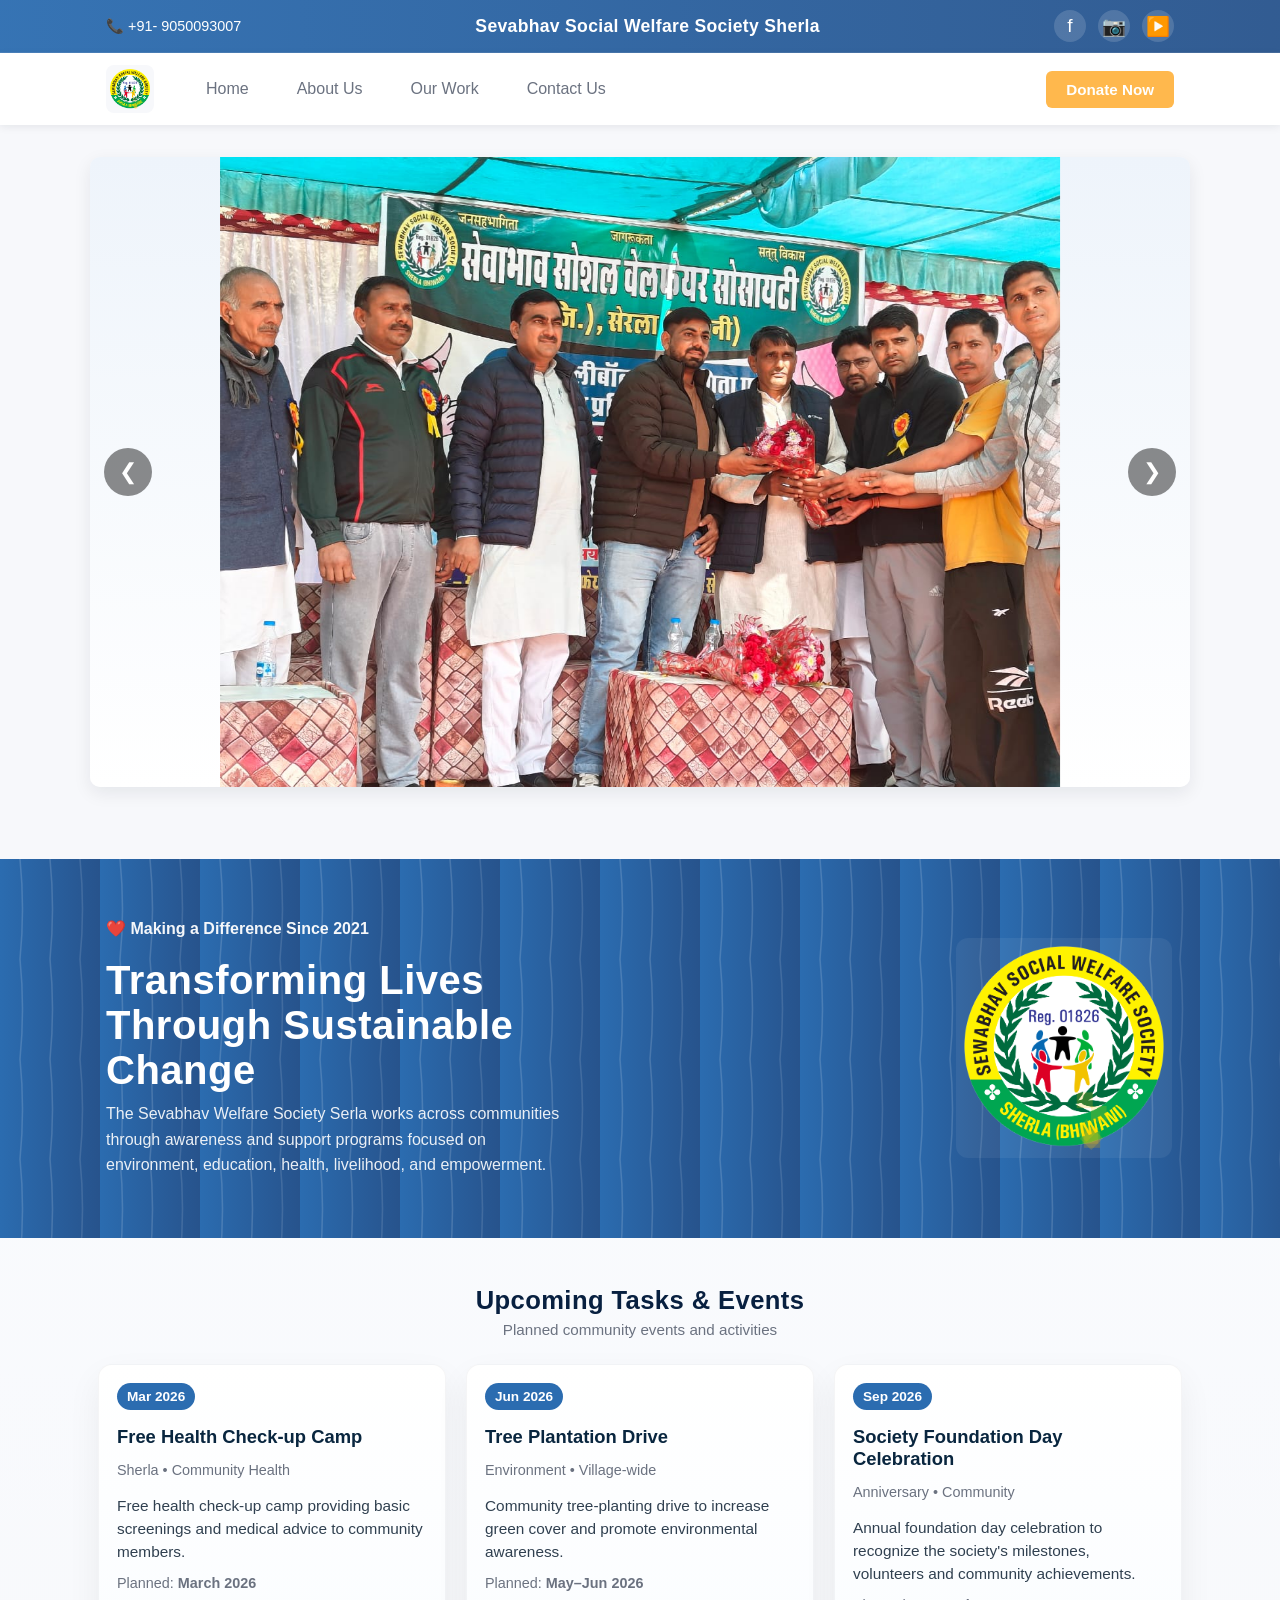
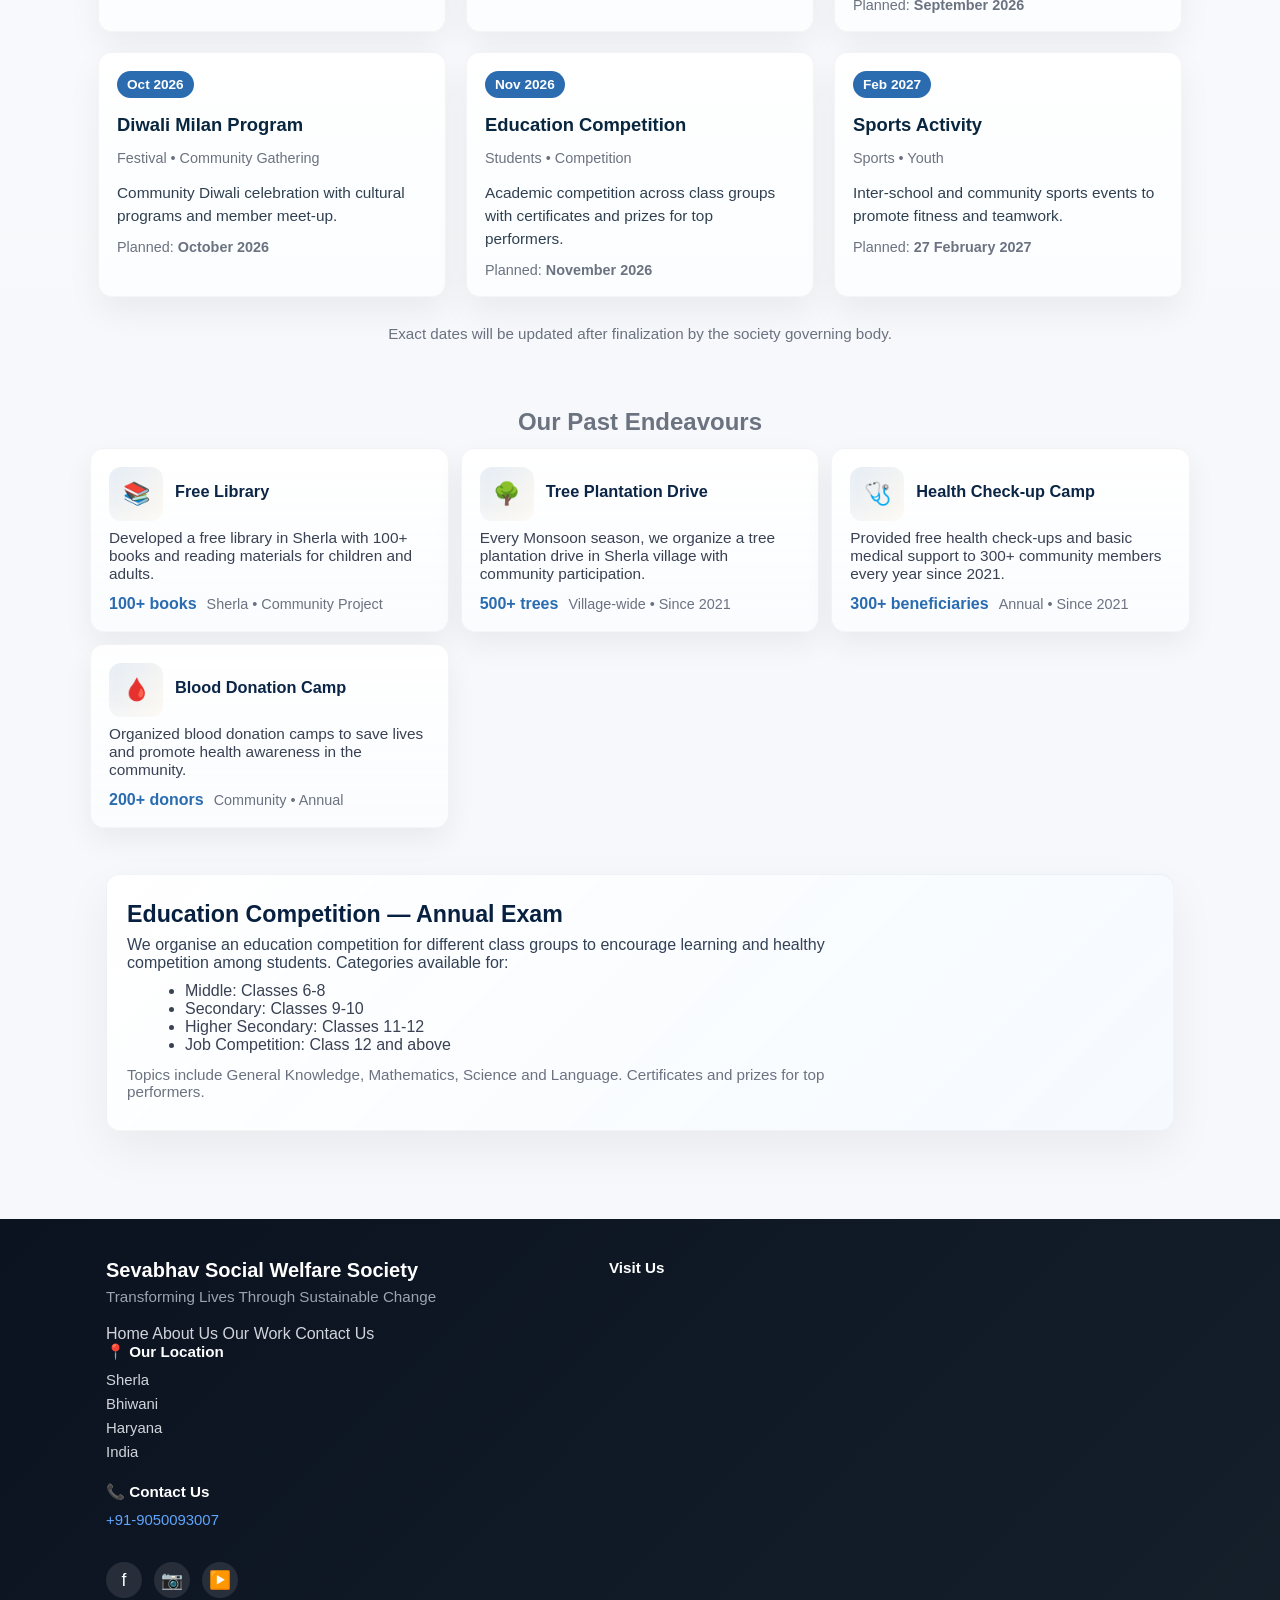
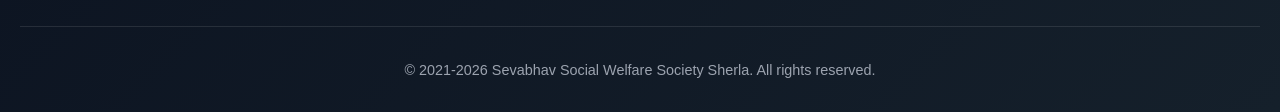
<file: index.html>
<!DOCTYPE html>
<html lang="en">
<head>
    <meta charset="UTF-8">
    <meta name="viewport" content="width=device-width, initial-scale=1.0">
    <title>Sevabhav Social Welfare Society Serla</title>
    <link rel="stylesheet" href="home.css">
      <!-- External scripts -->
    <script src="home.js"></script>
    <script src="slider.js"></script>
</head>

<body>
    <!-- Upper Bar (Contact & Social) -->
    <div class="upper-bar">
        <div class="upper-bar-content">
            <div class="contact-info">
                <span class="contact-item">📞 +91- 9050093007</span>
            </div>
            <div class="org-title">Sevabhav Social Welfare Society Sherla</div>
            <div class="social-icons">
                <a href="https://facebook.com" target="_blank" title="Facebook">f</a>
                <a href="https://instagram.com" target="_blank" title="Instagram">📷</a>
                <a href="https://youtube.com" target="_blank" title="YouTube">▶️</a>
            </div>
        </div>
    </div>

    <!-- Navigation Bar (Sticky) -->
    <header class="nav-bar">
        <div class="nav-bar-content">
            <div class="logo-name">
                <img src="logo1.png" alt="Sevabhav Social Welfare Society Sherla Logo" class="logo">
            </div>
            <button class="menu-toggle" id="menuToggle" aria-label="Menu">
                <span></span>
                <span></span>
                <span></span>
                <span></span>
            </button>
            <nav class="nav-links" id="navLinks">
                <a href="index.html">Home</a>
                <a href="about_us.html">About Us</a>
                <a href="our_work.html">Our Work</a>
                <a href="contact_us.html">Contact Us</a>
            </nav>
            <button class="donate-btn" onclick="window.location.href='donate.html'">Donate Now</button>
        </div>
    </header>

    <!-- Photo Slider -->
    <section class="slider-section">
        <div class="slider" id="slider">
            <div class="slide active">
                <img src="slider1.jpeg" alt="Volunteers from Sevabhav Social Welfare Society Sherla distributing food packets to families in a community hall with banners displaying the organization name. The atmosphere is warm and supportive.">
            </div>
            <div class="slide">
                <img src="slider2.jpeg" alt="Volunteers from Sevabhav Social Welfare Society Sherla planting trees in a community park. The scene is vibrant and full of life.">
            </div>
            <div class="slide">
                <img src="slider3.jpeg" alt="Volunteers from Sevabhav Social Welfare Society Sherla conducting a health camp in a rural area. The atmosphere is caring and compassionate.">
            </div>
            <div class="slide">
                <img src="slider4.jpeg" alt="Volunteers from Sevabhav Social Welfare Society Sherla organizing a cleanliness drive in the city. The scene is energetic and focused.">
            </div>
            <div class="slide">
                <img src="slider5.jpeg" alt="Volunteers from Sevabhav Social Welfare Society Sherla providing educational support to children in need. The atmosphere is encouraging and hopeful.">
            </div>
            <button class="slider-btn prev" aria-label="Previous">&#10094;</button>
            <button class="slider-btn next" aria-label="Next">&#10095;</button>
         </div>
     </section>

    <!-- Impact Section -->
    <section class="impact-section">
        <div class="impact-content">
            <div class="impact-text">
                <h3>❤️ Making a Difference Since 2021</h3>
                <h2>Transforming Lives <br> Through Sustainable <br> Change</h2>
                <p>The Sevabhav Welfare Society Serla works across communities <br> through awareness and support programs focused on <br> environment, education, health, livelihood, and empowerment.</p>
            </div>
            <div class="impact-logo" aria-hidden="true">
                <img src="logo1.png" alt="Sevabhav Social Welfare Society Sherla logo">
            </div>
        </div>
    </section>
 
    <!-- Upcoming Tasks / Floating Cards -->
    <section class="calendar-section">
        <div class="section-header">
            <h2>Upcoming Tasks & Events</h2>
            <p class="section-sub">Planned community events and activities</p>
        </div>

        <div class="cards">
            <article class="card">
                <div class="card-badge">Mar 2026</div>
                <h3 class="card-title">Free Health Check-up Camp</h3>
                <p class="card-meta">Sherla • Community Health</p>
                <p class="card-desc">Free health check-up camp providing basic screenings and medical advice to community members.</p>
                <div class="card-footer">Planned: <strong> March 2026</strong></div>
            </article>

            <article class="card">
                <div class="card-badge">Jun 2026</div>
                <h3 class="card-title">Tree Plantation Drive</h3>
                <p class="card-meta">Environment • Village-wide</p>
                <p class="card-desc">Community tree-planting drive to increase green cover and promote environmental awareness.</p>
                <div class="card-footer">Planned: <strong>May–Jun 2026</strong></div>
            </article>

           
            <article class="card">
                <div class="card-badge">Sep 2026</div>
                <h3 class="card-title">Society Foundation Day Celebration</h3>
                <p class="card-meta">Anniversary • Community</p>
                <p class="card-desc">Annual foundation day celebration to recognize the society's milestones, volunteers and community achievements.</p>
                <div class="card-footer">Planned: <strong>September 2026</strong></div>
            </article>

            <article class="card">
                <div class="card-badge">Oct 2026</div>
                <h3 class="card-title">Diwali Milan Program</h3>
                <p class="card-meta">Festival • Community Gathering</p>
                <p class="card-desc">Community Diwali celebration with cultural programs and member meet-up.</p>
                <div class="card-footer">Planned: <strong>October 2026</strong></div>
            </article>

            <article class="card">
                <div class="card-badge">Nov 2026</div>
                <h3 class="card-title">Education Competition</h3>
                <p class="card-meta">Students • Competition</p>
                <p class="card-desc">Academic competition across class groups with certificates and prizes for top performers.</p>
                <div class="card-footer">Planned: <strong>November 2026</strong></div>
            </article>

            <article class="card">
                <div class="card-badge">Feb 2027</div>
                <h3 class="card-title">Sports Activity</h3>
                <p class="card-meta">Sports • Youth</p>
                <p class="card-desc">Inter-school and community sports events to promote fitness and teamwork.</p>
                <div class="card-footer">Planned: <strong>27 February 2027</strong></div>
            </article>
        </div>

        <p class="calendar-note">Exact dates will be updated after finalization by the society governing body.</p>
    </section>

    <!-- Past Endeavours -->
    <section class="past-endeavours-section">
        <h2 style="text-align: center;">Our Past Endeavours</h2>
        <div class="endeavours-list">
            <div class="endeavour card">
                <div class="endeavour-header">
                    <span class="endeavour-icon" aria-hidden="true">📚</span>
                    <h3>Free Library</h3>
                </div>
                <p>Developed a free library in Sherla with 100+ books and reading materials for children and adults.</p>
                <div class="endeavour-footer">
                    <span class="meta">100+ books</span>
                    <span class="muted">Sherla • Community Project</span>
                </div>
            </div>
            <div class="endeavour card">
                <div class="endeavour-header">
                    <span class="endeavour-icon" aria-hidden="true">🌳</span>
                    <h3>Tree Plantation Drive</h3>
                </div>
                <p>Every Monsoon season, we organize a tree plantation drive in Sherla village with community participation.</p>
                <div class="endeavour-footer">
                    <span class="meta">500+ trees</span>
                    <span class="muted">Village-wide • Since 2021</span>
                </div>
            </div>
            <div class="endeavour card">
                <div class="endeavour-header">
                    <span class="endeavour-icon" aria-hidden="true">🩺</span>
                    <h3>Health Check-up Camp</h3>
                </div>
                <p>Provided free health check-ups and basic medical support to 300+ community members every year since 2021.</p>
                <div class="endeavour-footer">
                    <span class="meta">300+ beneficiaries</span>
                    <span class="muted">Annual • Since 2021</span>
                </div>
            </div>
            <div class="endeavour card">
                <div class="endeavour-header">
                    <span class="endeavour-icon" aria-hidden="true">🩸</span>
                    <h3>Blood Donation Camp</h3>
                </div>
                <p>Organized blood donation camps to save lives and promote health awareness in the community.</p>
                <div class="endeavour-footer">
                    <span class="meta">200+ donors</span>
                    <span class="muted">Community • Annual</span>
                </div>
            </div>
        </div>
    </section>

    <!-- Education Competition (New) -->
    <section class="education-competition-section">
        <div class="container">
            <div class="competition-card">
                <div class="competition-info">
                    <h2>Education Competition — Annual Exam</h2>
                    <p>We organise an education competition for different class groups to encourage learning and healthy competition among students. Categories available for:</p>
                    <ul>
                        
                        <li>Middle: Classes 6-8</li>
                        <li>Secondary: Classes 9-10</li>
                        <li>Higher Secondary: Classes 11-12</li>
                        <li> Job Competition: Class 12 and above</li>
                    </ul>
                    <p class="muted">Topics include General Knowledge, Mathematics, Science and Language. Certificates and prizes for top performers.</p>
                    <!-- <div class="competition-actions">
                        <button class="btn-primary" id="openRegister">Register Now</button>
                        <a class="btn-ghost" href="contact_us.html">Learn More</a>
                    </div> -->
                </div>
                <!--<div class="competition-visual" aria-hidden="true">
                    <div class="image-wrap"><img src="education.jpg" alt="Children participating in an exam and competition" /></div>
                </div> -->
            </div>
        </div>
    </section>

 

    <!-- Footer -->
    <footer class="footer">
        <div class="footer-content">
            <div class="footer-section footer-info">
                <h3>Sevabhav Social Welfare Society</h3>
                <p class="footer-tagline">Transforming Lives Through Sustainable Change</p>

                <div>
                
                <a href="index.html">Home</a>
                <a href="about_us.html">About Us</a>
                <a href="our_work.html">Our Work</a>
                <a href="contact_us.html">Contact Us</a>
            
                </div>
                <div class="address-block">
                    <h4>📍 Our Location</h4>
                    <p>Sherla <br>Bhiwani<br>Haryana<br>India</p>
                </div>
                
                <div class="contact-block">
                    <h4>📞 Contact Us</h4>
                    <p>
                        <a href="tel:+919050093007">+91-9050093007</a><br>                    
                    </p>
                </div>
                
                <div class="footer-socials">
                    <a href="https://facebook.com" target="_blank" aria-label="Facebook">f</a>
                    <a href="https://instagram.com" target="_blank" aria-label="Instagram">📷</a>
                    <a href="https://youtube.com" target="_blank" aria-label="YouTube">▶️</a>
                </div>
            </div>
            
            <div class="footer-section footer-map">
                <h4>Visit Us</h4>
                <iframe src="https://www.google.com/maps/embed?pb=!1m18!1m12!1m3!1d3524.9469357644973!2d75.6899629!3d28.6381348!2m3!1f0!2f0!3f0!3m2!1i1024!2i768!4f13.1!3m3!1m2!1s0x3913017cd70d144d%3A0xebbe1446c49a333f!2sKharsu%20Hanuman%20Mandir%2C%20Bahal%2C%20Haryana!5e0!3m2!1sen!2sin!4v1707122400000" width="100%" height="280" style="border:none;border-radius:10px" allowfullscreen="" loading="lazy" referrerpolicy="no-referrer-when-downgrade" aria-label="Google Map of Kharsu Hanuman Mandir"></iframe>
            </div>
        </div>
        
        <div class="footer-bottom">
            <p>&copy; 2021-2026 Sevabhav Social Welfare Society Sherla. All rights reserved.</p>
        </div>
    </footer>
 </body>

 </html>
</file>
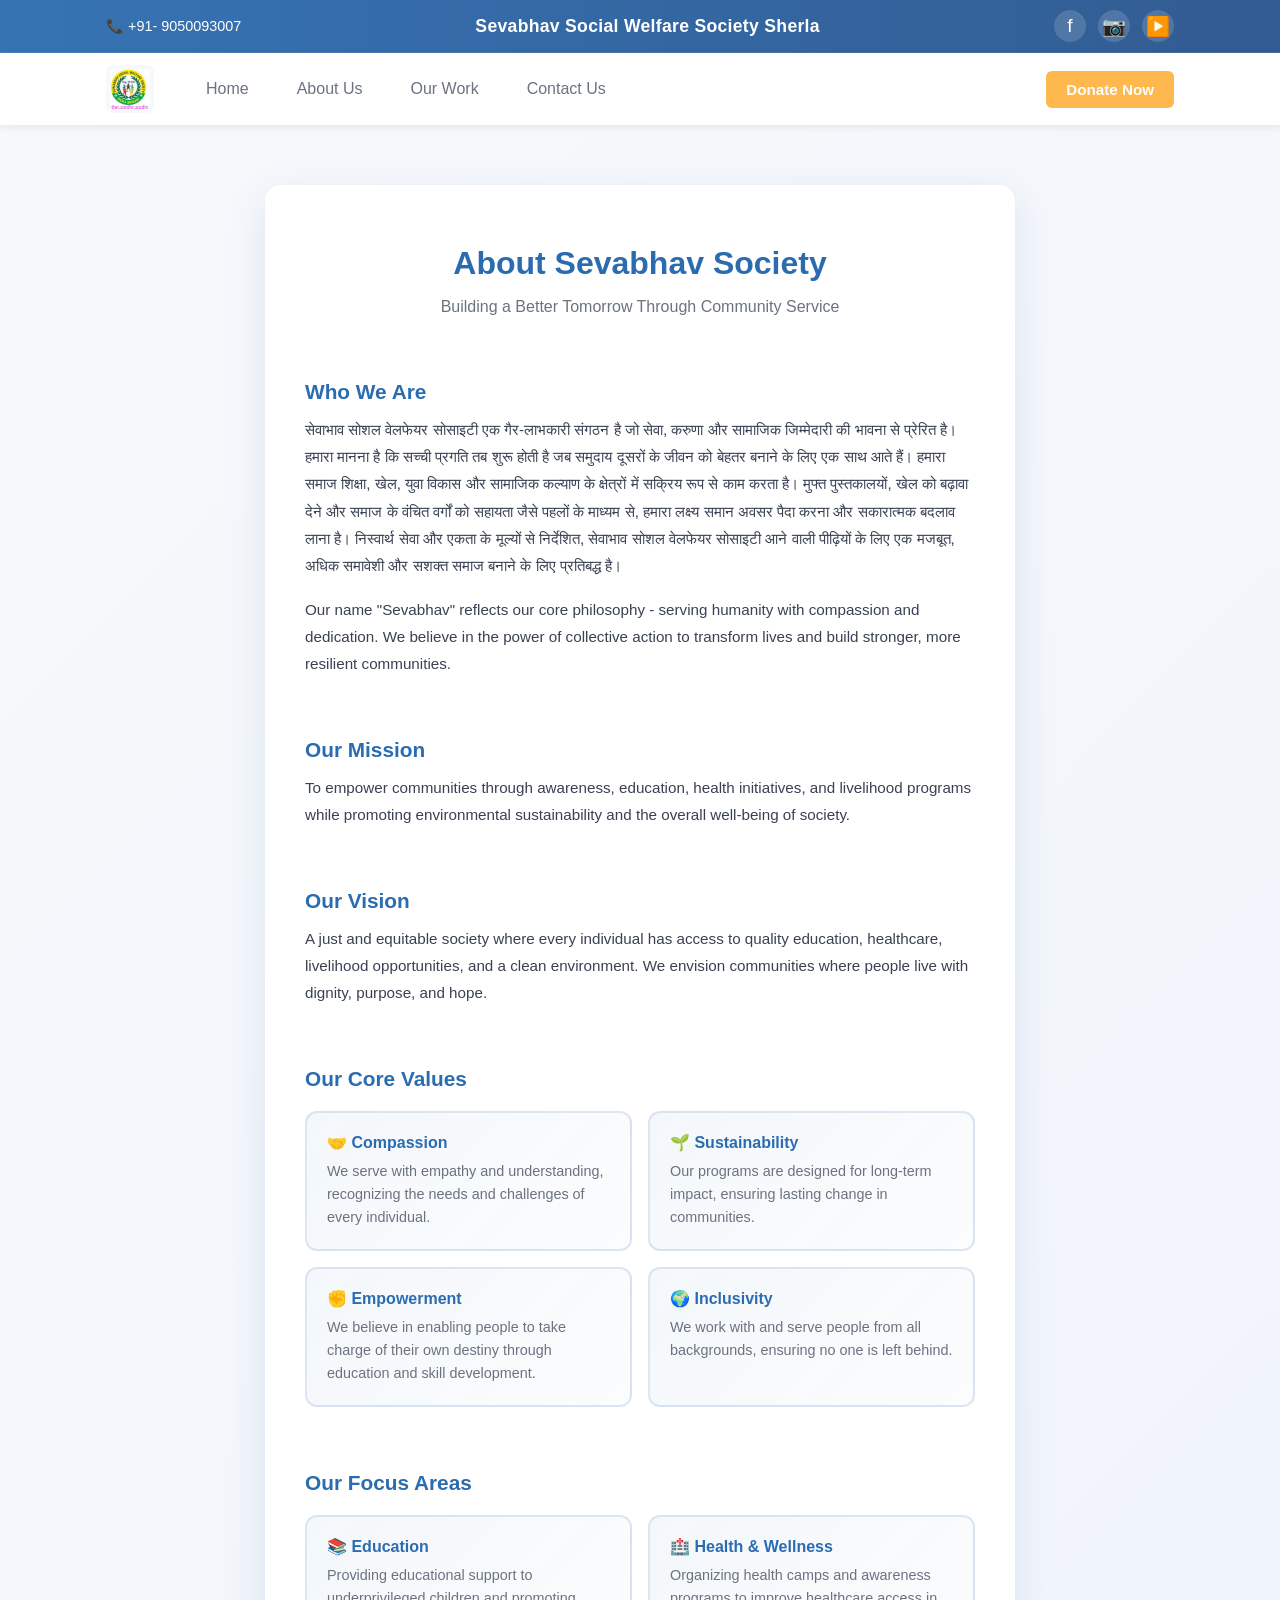
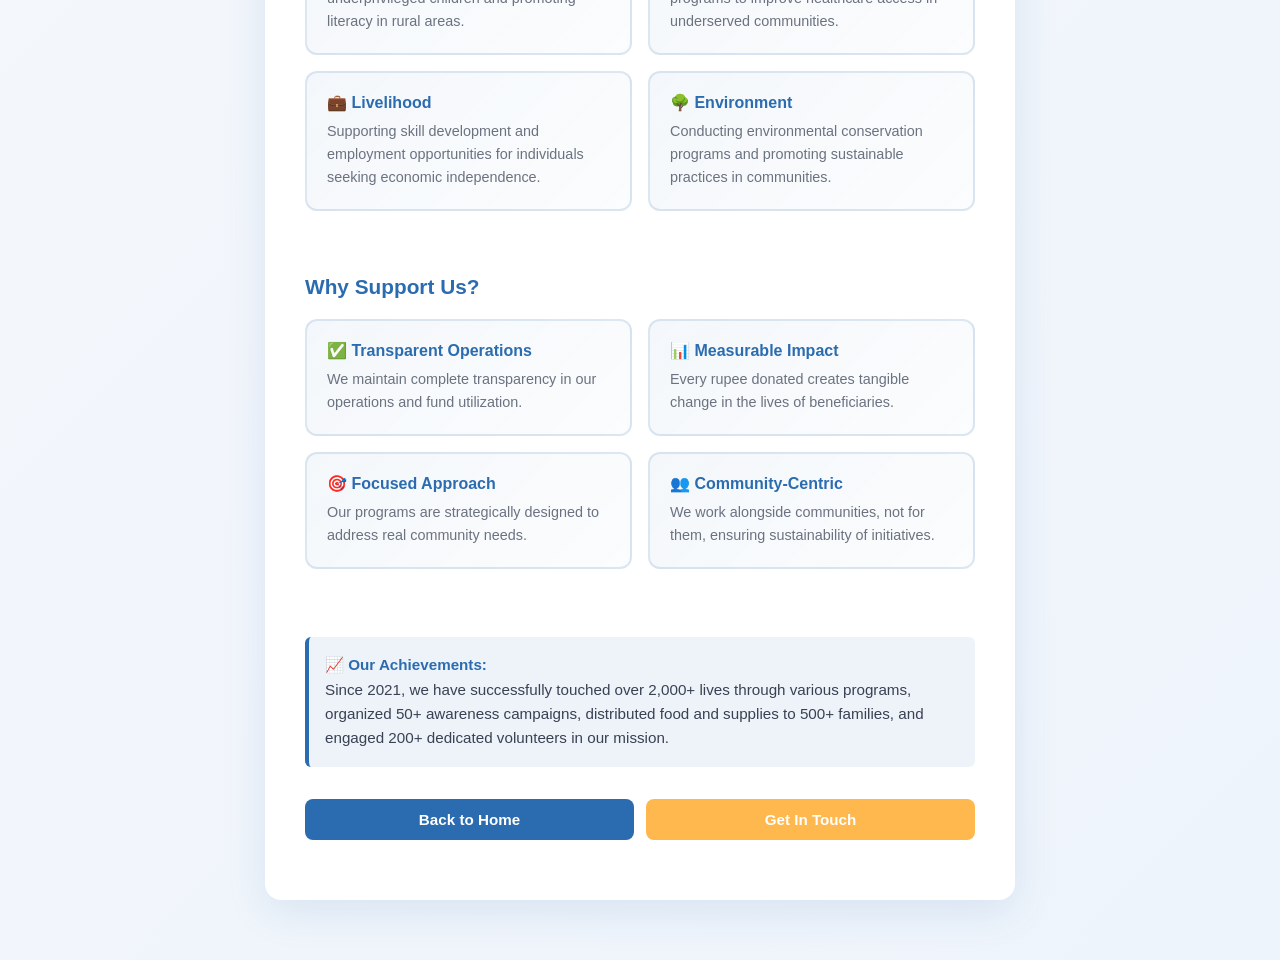
<file: about_us.html>
<!DOCTYPE html>
<html lang="en">
<head>
    <meta charset="UTF-8">
    <meta name="viewport" content="width=device-width, initial-scale=1.0">
    <title>About Us - Sevabhav Social Welfare Society Sherla</title>
    <link rel="stylesheet" href="home.css">
    <link rel="stylesheet" href="pages.css">
</head>
<body>
    <!-- Upper Bar (Contact & Social) -->
    <div class="upper-bar">
        <div class="upper-bar-content">
            <div class="contact-info">
                <span class="contact-item">📞 +91- 9050093007</span>
            </div>
            <div class="org-title">Sevabhav Social Welfare Society Sherla</div>
            <div class="social-icons">
                <a href="https://facebook.com" target="_blank" title="Facebook">f</a>
                <a href="https://instagram.com" target="_blank" title="Instagram">📷</a>
                <a href="https://youtube.com" target="_blank" title="YouTube">▶️</a>
            </div>
        </div>
    </div>

    <!-- Navigation Bar (Sticky) -->
    <header class="nav-bar">
        <div class="nav-bar-content">
            <div class="logo-name">
                <img src="logo.jpeg" alt="Sevabhav Social Welfare Society Sherla Logo" class="logo">
            </div>
            <button class="menu-toggle" id="menuToggle" aria-label="Menu">
                <span></span>
                <span></span>
                <span></span>
            </button>
            <nav class="nav-links" id="navLinks">
                <a href="index.html">Home</a>
                <a href="about_us.html">About Us</a>
                <a href="our_work.html">Our Work</a>
                <a href="contact_us.html">Contact Us</a>
            </nav>
            <button class="donate-btn" onclick="window.location.href='donate.html'">Donate Now</button>
        </div>
    </header>

    <!-- About Section -->
    <section class="page-section">
        <div class="page-container">
            <h1>About Sevabhav Society</h1>
            <p class="subtitle">Building a Better Tomorrow Through Community Service</p>

            <div class="section-content">
                <div class="content-block">
                    <h2>Who We Are</h2>
                    <p>सेवाभाव सोशल वेलफेयर सोसाइटी एक गैर-लाभकारी संगठन है जो सेवा, करुणा और सामाजिक जिम्मेदारी की भावना से प्रेरित है। हमारा मानना है कि सच्ची प्रगति तब शुरू होती है जब समुदाय दूसरों के जीवन को बेहतर बनाने के लिए एक साथ आते हैं।
हमारा समाज शिक्षा, खेल, युवा विकास और सामाजिक कल्याण के क्षेत्रों में सक्रिय रूप से काम करता है। मुफ्त पुस्तकालयों, खेल को बढ़ावा देने और समाज के वंचित वर्गों को सहायता जैसे पहलों के माध्यम से, हमारा लक्ष्य समान अवसर पैदा करना और सकारात्मक बदलाव लाना है।
निस्वार्थ सेवा और एकता के मूल्यों से निर्देशित, सेवाभाव सोशल वेलफेयर सोसाइटी आने वाली पीढ़ियों के लिए एक मजबूत, अधिक समावेशी और सशक्त समाज बनाने के लिए प्रतिबद्ध है।</p>
                    <p>Our name "Sevabhav" reflects our core philosophy - serving humanity with compassion and dedication. We believe in the power of collective action to transform lives and build stronger, more resilient communities.</p>
                </div>

                <div class="content-block">
                    <h2>Our Mission</h2>
                    <p>To empower communities through awareness, education, health initiatives, and livelihood programs while promoting environmental sustainability and the overall well-being of society.</p>
                </div>

                <div class="content-block">
                    <h2>Our Vision</h2>
                    <p>A just and equitable society where every individual has access to quality education, healthcare, livelihood opportunities, and a clean environment. We envision communities where people live with dignity, purpose, and hope.</p>
                </div>

                <div class="content-block">
                    <h2>Our Core Values</h2>
                    <div class="features-grid">
                        <div class="feature-card">
                            <h3>🤝 Compassion</h3>
                            <p>We serve with empathy and understanding, recognizing the needs and challenges of every individual.</p>
                        </div>
                        <div class="feature-card">
                            <h3>🌱 Sustainability</h3>
                            <p>Our programs are designed for long-term impact, ensuring lasting change in communities.</p>
                        </div>
                        <div class="feature-card">
                            <h3>✊ Empowerment</h3>
                            <p>We believe in enabling people to take charge of their own destiny through education and skill development.</p>
                        </div>
                        <div class="feature-card">
                            <h3>🌍 Inclusivity</h3>
                            <p>We work with and serve people from all backgrounds, ensuring no one is left behind.</p>
                        </div>
                    </div>
                </div>

                <div class="content-block">
                    <h2>Our Focus Areas</h2>
                    <div class="features-grid">
                        <div class="feature-card">
                            <h3>📚 Education</h3>
                            <p>Providing educational support to underprivileged children and promoting literacy in rural areas.</p>
                        </div>
                        <div class="feature-card">
                            <h3>🏥 Health & Wellness</h3>
                            <p>Organizing health camps and awareness programs to improve healthcare access in underserved communities.</p>
                        </div>
                        <div class="feature-card">
                            <h3>💼 Livelihood</h3>
                            <p>Supporting skill development and employment opportunities for individuals seeking economic independence.</p>
                        </div>
                        <div class="feature-card">
                            <h3>🌳 Environment</h3>
                            <p>Conducting environmental conservation programs and promoting sustainable practices in communities.</p>
                        </div>
                    </div>
                </div>

                <div class="content-block">
                    <h2>Why Support Us?</h2>
                    <div class="features-grid">
                        <div class="feature-card">
                            <h3>✅ Transparent Operations</h3>
                            <p>We maintain complete transparency in our operations and fund utilization.</p>
                        </div>
                        <div class="feature-card">
                            <h3>📊 Measurable Impact</h3>
                            <p>Every rupee donated creates tangible change in the lives of beneficiaries.</p>
                        </div>
                        <div class="feature-card">
                            <h3>🎯 Focused Approach</h3>
                            <p>Our programs are strategically designed to address real community needs.</p>
                        </div>
                        <div class="feature-card">
                            <h3>👥 Community-Centric</h3>
                            <p>We work alongside communities, not for them, ensuring sustainability of initiatives.</p>
                        </div>
                    </div>
                </div>

                <div class="info-box">
                    <strong>📈 Our Achievements:</strong><br>
                    Since 2021, we have successfully touched over 2,000+ lives through various programs, organized 50+ awareness campaigns, distributed food and supplies to 500+ families, and engaged 200+ dedicated volunteers in our mission.
                </div>
            </div>

            <div class="cta-buttons">
                <button class="cta-btn primary" onclick="window.location.href='index.html'">Back to Home</button>
                <a href="contact_us.html" class="cta-btn secondary">Get In Touch</a>
            </div>
        </div>
    </section>

    <script>
        // Mobile menu toggle
        const menuToggle = document.getElementById('menuToggle');
        const navLinks = document.getElementById('navLinks');

        menuToggle.addEventListener('click', () => {
            menuToggle.classList.toggle('active');
            navLinks.classList.toggle('active');
        });

        // Close menu when a link is clicked
        navLinks.querySelectorAll('a').forEach(link => {
            link.addEventListener('click', () => {
                menuToggle.classList.remove('active');
                navLinks.classList.remove('active');
            });
        });
    </script>
</body>
</html>
</file>
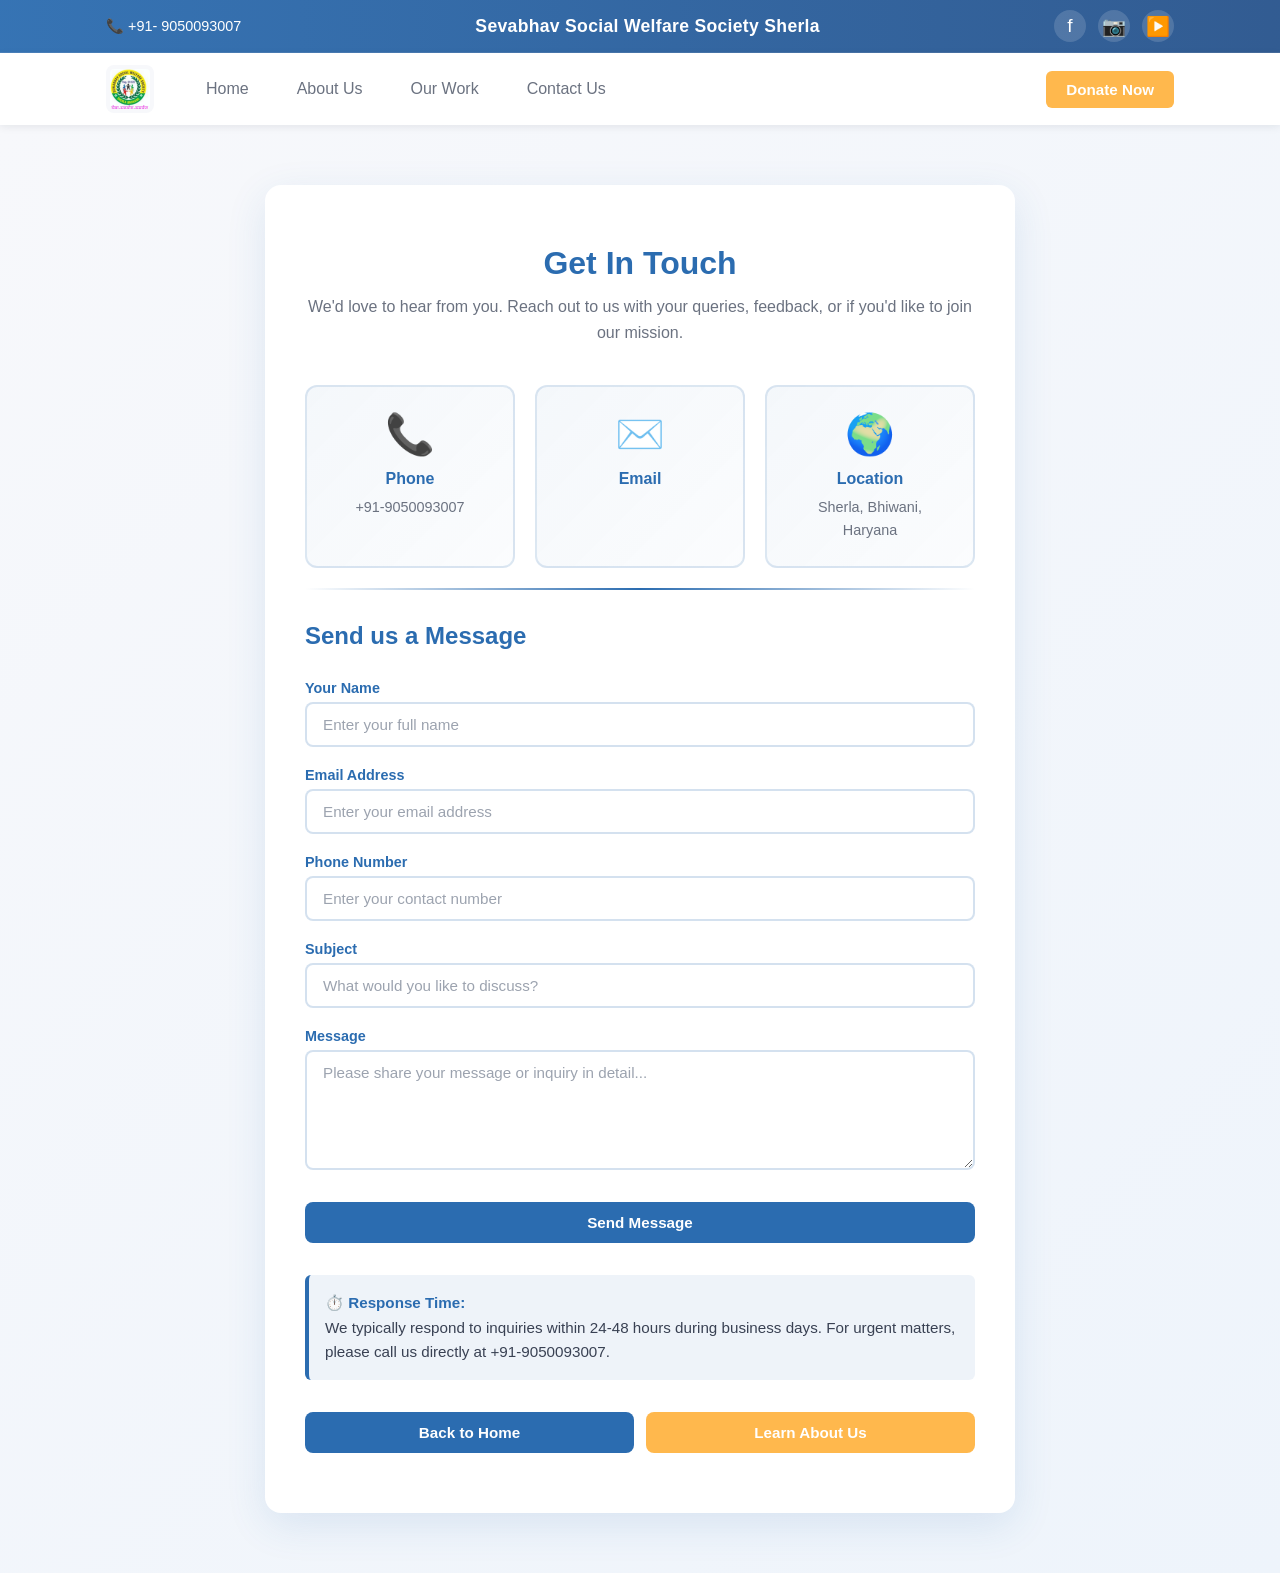
<file: contact_us.html>
<!DOCTYPE html>
<html lang="en">
<head>
    <meta charset="UTF-8">
    <meta name="viewport" content="width=device-width, initial-scale=1.0">
    <title>Contact Us - Sevabhav Social Welfare Society Sherla</title>
    <link rel="stylesheet" href="home.css">
    <link rel="stylesheet" href="pages.css">
</head>
<body>
    <!-- Upper Bar (Contact & Social) -->
    <div class="upper-bar">
        <div class="upper-bar-content">
            <div class="contact-info">
                <span class="contact-item">📞 +91- 9050093007</span>
            </div>
            <div class="org-title">Sevabhav Social Welfare Society Sherla</div>
            <div class="social-icons">
                <a href="https://facebook.com" target="_blank" title="Facebook">f</a>
                <a href="https://instagram.com" target="_blank" title="Instagram">📷</a>
                <a href="https://youtube.com" target="_blank" title="YouTube">▶️</a>
            </div>
        </div>
    </div>

    <!-- Navigation Bar (Sticky) -->
    <header class="nav-bar">
        <div class="nav-bar-content">
            <div class="logo-name">
                <img src="logo.jpeg" alt="Sevabhav Social Welfare Society Sherla Logo" class="logo">
            </div>
            <button class="menu-toggle" id="menuToggle" aria-label="Menu">
                <span></span>
                <span></span>
                <span></span>
            </button>
            <nav class="nav-links" id="navLinks">
                <a href="index.html">Home</a>
                <a href="about_us.html">About Us</a>
                <a href="our_work.html">Our Work</a>
                <a href="contact_us.html">Contact Us</a>
            </nav>
            <button class="donate-btn" onclick="window.location.href='donate.html'">Donate Now</button>
        </div>
    </header>

    <!-- Contact Section -->
    <section class="page-section">
        <div class="page-container">
            <h1>Get In Touch</h1>
            <p class="subtitle">We'd love to hear from you. Reach out to us with your queries, feedback, or if you'd like to join our mission.</p>

            <!-- Contact Info Cards -->
            <div class="contact-info-cards">
                <div class="contact-card">
                    <div class="icon">📞</div>
                    <h3>Phone</h3>
                    <p>+91-9050093007</p>
                </div>
                <div class="contact-card">
                    <div class="icon">✉️</div>
                    <h3>Email</h3>
                    <p></p>
                </div>
                <div class="contact-card">
                    <div class="icon">🌍</div>
                    <h3>Location</h3>
                    <p>Sherla, Bhiwani, Haryana</p>
                </div>
            </div>

            <div class="divider"></div>

            <!-- Contact Form -->
            <h2 style="color: #2b6cb0; margin-top: 32px; margin-bottom: 20px; text-align: left;">Send us a Message</h2>
            <form class="contact-form" onsubmit="handleSubmit(event)">
                <div class="form-group">
                    <label for="name">Your Name</label>
                    <input type="text" id="name" name="name" placeholder="Enter your full name" required>
                </div>

                <div class="form-group">
                    <label for="email">Email Address</label>
                    <input type="email" id="email" name="email" placeholder="Enter your email address" required>
                </div>

                <div class="form-group">
                    <label for="phone">Phone Number</label>
                    <input type="tel" id="phone" name="phone" placeholder="Enter your contact number" pattern="[0-9]{10}" required>
                </div>

                <div class="form-group">
                    <label for="subject">Subject</label>
                    <input type="text" id="subject" name="subject" placeholder="What would you like to discuss?" required>
                </div>

                <div class="form-group">
                    <label for="message">Message</label>
                    <textarea id="message" name="message" placeholder="Please share your message or inquiry in detail..." required></textarea>
                </div>

                <button type="submit" class="cta-btn primary" style="width: 100%; margin-top: 12px;">Send Message</button>
            </form>

            <div class="info-box" style="margin-top: 32px;">
                <strong>⏱️ Response Time:</strong><br>
                We typically respond to inquiries within 24-48 hours during business days. For urgent matters, please call us directly at +91-9050093007.
            </div>

            <div class="cta-buttons">
                <button class="cta-btn primary" onclick="window.location.href='index.html'">Back to Home</button>
                <a href="about_us.html" class="cta-btn secondary">Learn About Us</a>
            </div>
        </div>
    </section>

    <script>
        // Mobile menu toggle
        const menuToggle = document.getElementById('menuToggle');
        const navLinks = document.getElementById('navLinks');

        menuToggle.addEventListener('click', () => {
            menuToggle.classList.toggle('active');
            navLinks.classList.toggle('active');
        });

        // Close menu when a link is clicked
        navLinks.querySelectorAll('a').forEach(link => {
            link.addEventListener('click', () => {
                menuToggle.classList.remove('active');
                navLinks.classList.remove('active');
            });
        });

        // Handle form submission
        function handleSubmit(event) {
            event.preventDefault();
            
            const name = document.getElementById('name').value;
            const email = document.getElementById('email').value;
            const phone = document.getElementById('phone').value;
            const subject = document.getElementById('subject').value;
            const message = document.getElementById('message').value;

            // Create mailto link
            const mailtoLink = `mailto:?subject=${encodeURIComponent('Contact Form - ' + subject)}&body=${encodeURIComponent(`Name: ${name}\nEmail: ${email}\nPhone: ${phone}\n\nMessage:\n${message}`)}`;
            
            window.location.href = mailtoLink;
            
            // Reset form
            event.target.reset();
        }
    </script>
</body>
</html>
</file>
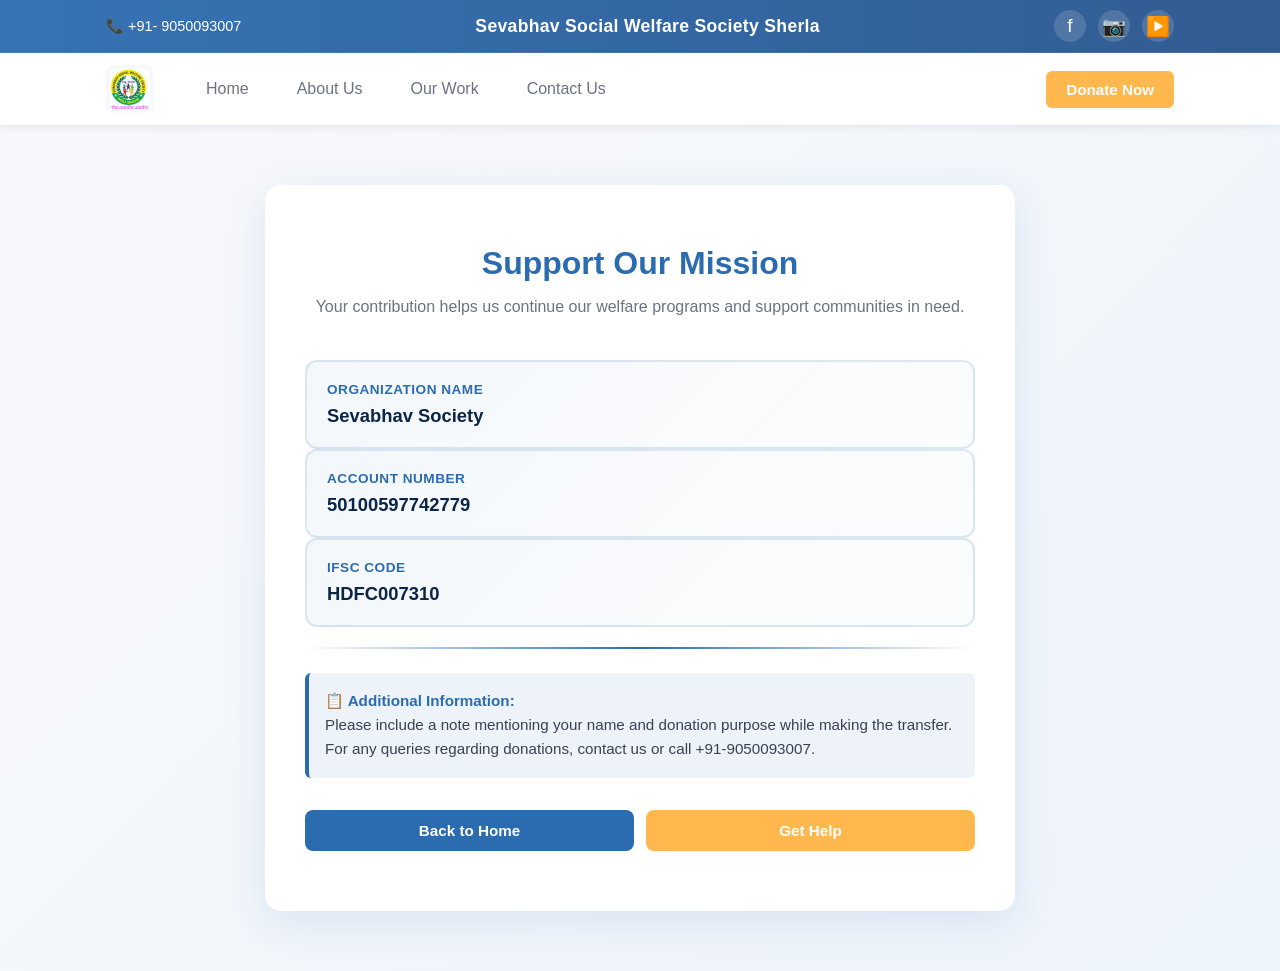
<file: donate.html>
<!DOCTYPE html>
<html lang="en">
<head>
    <meta charset="UTF-8">
    <meta name="viewport" content="width=device-width, initial-scale=1.0">
    <title>Donate - Sevabhav Social Welfare Society Sherla</title>
    <link rel="stylesheet" href="home.css">
    <link rel="stylesheet" href="pages.css">
</head>
<body>
    <!-- Upper Bar (Contact & Social) -->
    <div class="upper-bar">
        <div class="upper-bar-content">
            <div class="contact-info">
                <span class="contact-item">📞 +91- 9050093007</span>
            </div>
            <div class="org-title">Sevabhav Social Welfare Society Sherla</div>
            <div class="social-icons">
                <a href="https://facebook.com" target="_blank" title="Facebook">f</a>
                <a href="https://instagram.com" target="_blank" title="Instagram">📷</a>
                <a href="https://youtube.com" target="_blank" title="YouTube">▶️</a>
            </div>
        </div>
    </div>

    <!-- Navigation Bar (Sticky) -->
    <header class="nav-bar">
        <div class="nav-bar-content">
            <div class="logo-name">
                <img src="logo.jpeg" alt="Sevabhav Social Welfare Society Sherla Logo" class="logo">
            </div>
            <button class="menu-toggle" id="menuToggle" aria-label="Menu">
                <span></span>
                <span></span>
                <span></span>
            </button>
            <nav class="nav-links" id="navLinks">
                <a href="index.html">Home</a>
                <a href="about_us.html">About Us</a>
                <a href="our_work.html">Our Work</a>
                <a href="contact_us.html">Contact Us</a>
            </nav>
            <button class="donate-btn" onclick="window.location.href='donate.html'">Donate Now</button>
        </div>
    </header>

    <!-- Donation Section -->
    <section class="page-section">
        <div class="page-container">
            <h1>Support Our Mission</h1>
            <p class="subtitle">Your contribution helps us continue our welfare programs and support communities in need.</p>

            <div class="bank-details">
                <div class="detail-card">
                    <label class="detail-label">Organization Name</label>
                    <div class="detail-value">Sevabhav Society</div>
                </div>

                <div class="detail-card">
                    <label class="detail-label">Account Number</label>
                    <div class="detail-value">50100597742779</div>
                </div>

                <div class="detail-card">
                    <label class="detail-label">IFSC Code</label>
                    <div class="detail-value">HDFC007310</div>
                </div>
            </div>

            <div class="divider"></div>

            <div class="info-box">
                <strong>📋 Additional Information:</strong><br>
                Please include a note mentioning your name and donation purpose while making the transfer. For any queries regarding donations, contact us or call +91-9050093007.
            </div>

            <div class="cta-buttons">
                <button class="cta-btn primary" onclick="window.location.href='index.html'">Back to Home</button>
                <a href="contact_us.html" class="cta-btn secondary">Get Help</a>
            </div>
        </div>
    </section>

    <script>
        // Mobile menu toggle
        const menuToggle = document.getElementById('menuToggle');
        const navLinks = document.getElementById('navLinks');

        menuToggle.addEventListener('click', () => {
            menuToggle.classList.toggle('active');
            navLinks.classList.toggle('active');
        });

        // Close menu when a link is clicked
        navLinks.querySelectorAll('a').forEach(link => {
            link.addEventListener('click', () => {
                menuToggle.classList.remove('active');
                navLinks.classList.remove('active');
            });
        });
    </script>
</body>
</html>
</file>
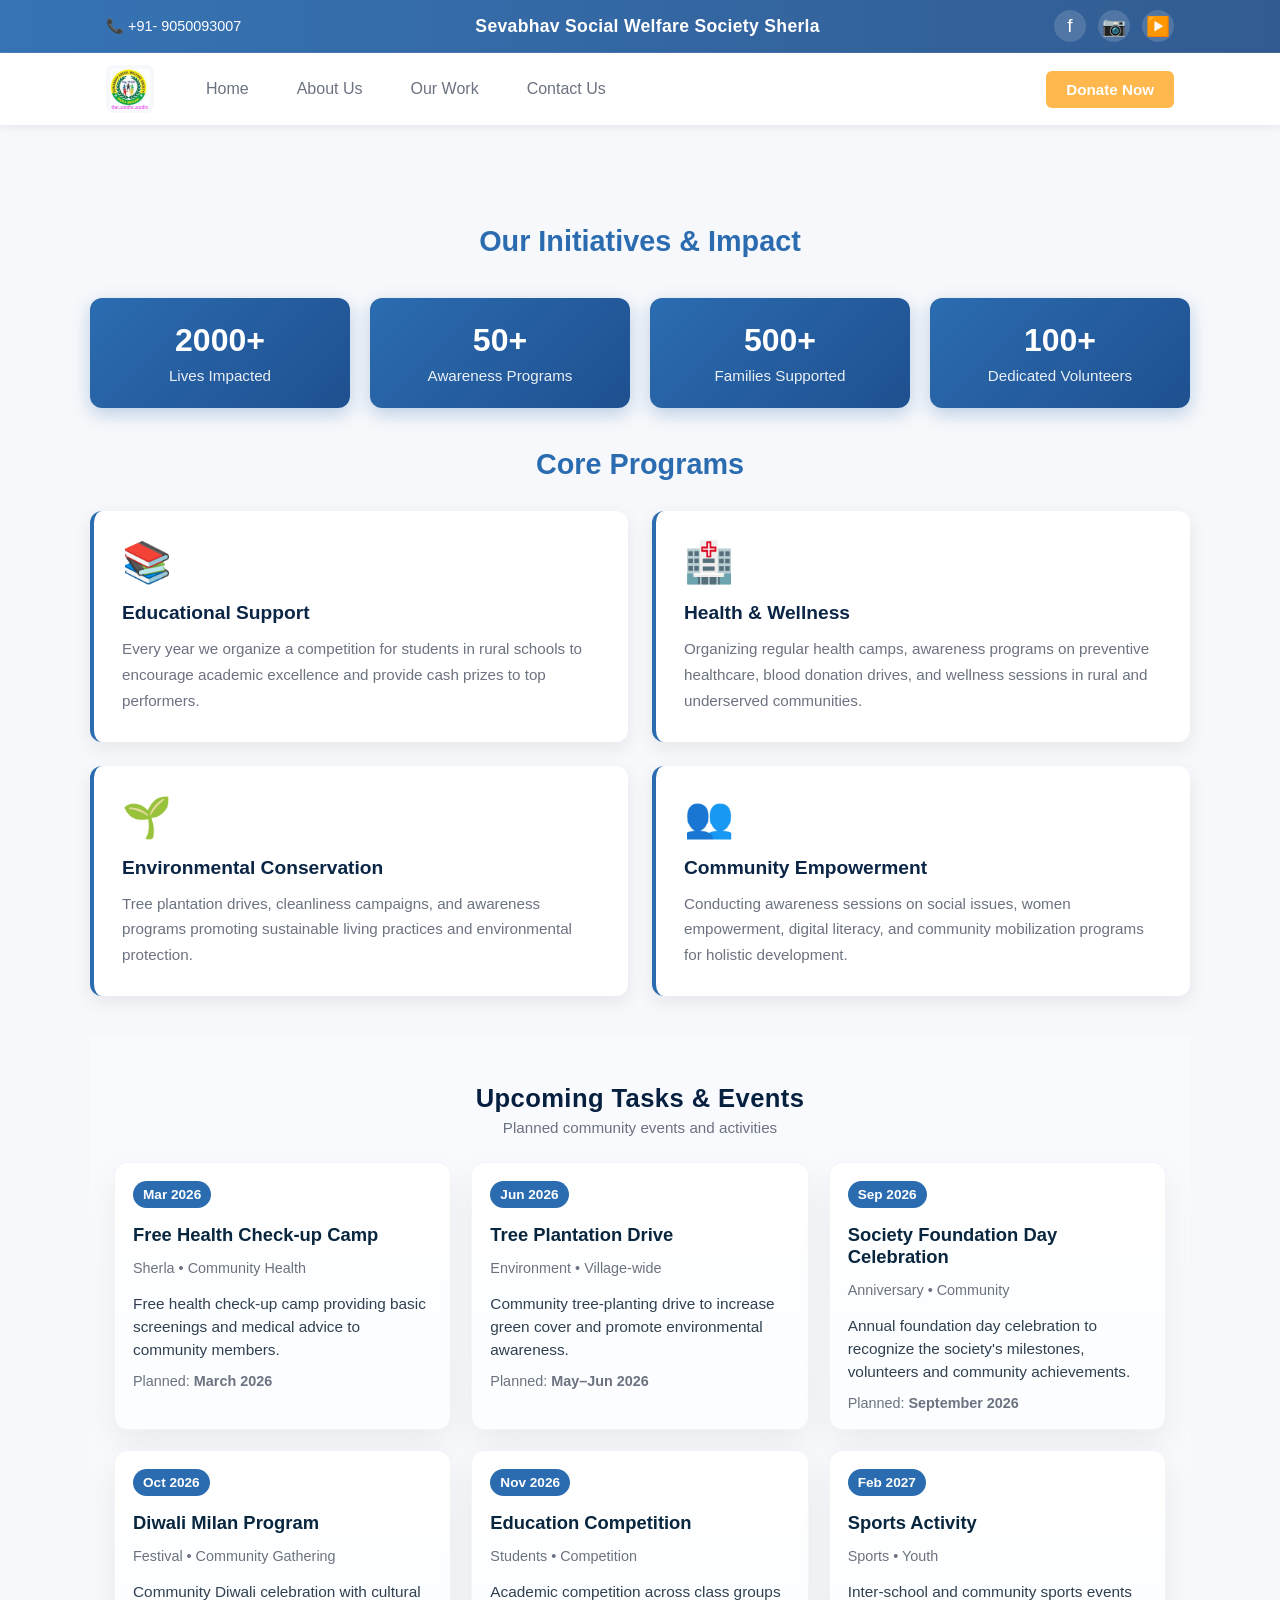
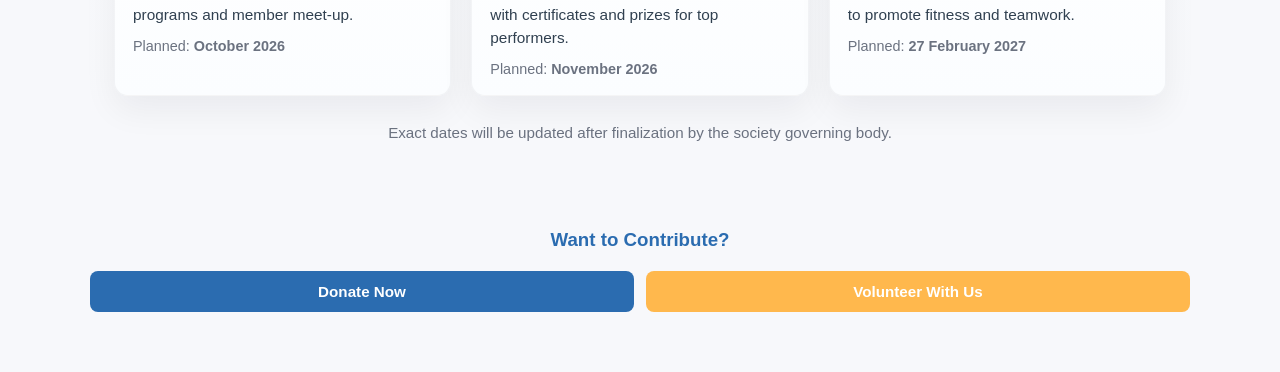
<file: our_work.html>
<!DOCTYPE html>
<html lang="en">
<head>
    <meta charset="UTF-8">
    <meta name="viewport" content="width=device-width, initial-scale=1.0">
    <title>Our Work - Sevabhav Social Welfare Society Sherla</title>
    <link rel="stylesheet" href="home.css">
    <link rel="stylesheet" href="pages.css">
    <style>
        /* Our Work specific styles */
        .work-section {
            min-height: 60vh;
            padding: 60px 20px;
            background: #f7f8fb;
        }

        .work-container {
            max-width: 1100px;
            margin: 0 auto;
        }

        .work-container h2 {
            color: #2b6cb0;
            font-size: 1.8rem;
            margin: 40px 0 30px 0;
            font-weight: 700;
            text-align: center;
        }

        .work-grid {
            display: grid;
            grid-template-columns: repeat(2, 1fr);
            gap: 24px;
            margin-bottom: 40px;
        }

        .work-card {
            background: #ffffff;
            border-radius: 12px;
            padding: 28px;
            box-shadow: 0 6px 18px rgba(16, 24, 40, 0.08);
            transition: all 0.3s ease;
            border-left: 4px solid #2b6cb0;
        }

        .work-card:hover {
            transform: translateY(-6px);
            box-shadow: 0 12px 32px rgba(43, 108, 176, 0.15);
        }

        .work-card .icon {
            font-size: 2.5rem;
            margin-bottom: 16px;
        }

        .work-card h3 {
            color: #0b2546;
            font-size: 1.2rem;
            margin: 0 0 12px 0;
            font-weight: 700;
        }

        .work-card p {
            color: #6b7280;
            font-size: 0.95rem;
            line-height: 1.7;
            margin: 0;
        }

        .impact-stats {
            display: grid;
            grid-template-columns: repeat(4, 1fr);
            gap: 20px;
            margin: 40px 0;
        }

        .stat-card {
            background: linear-gradient(135deg, #2b6cb0 0%, #1f5090 100%);
            color: #fff;
            border-radius: 12px;
            padding: 24px;
            text-align: center;
            box-shadow: 0 6px 18px rgba(43, 108, 176, 0.3);
        }

        .stat-card .number {
            font-size: 2rem;
            font-weight: 700;
            margin-bottom: 8px;
        }

        .stat-card .label {
            font-size: 0.95rem;
            opacity: 0.9;
        }

        .upcoming-events {
            background: #ffffff;
            border-radius: 12px;
            padding: 32px;
            box-shadow: 0 6px 18px rgba(16, 24, 40, 0.08);
            margin-top: 40px;
        }

        .upcoming-events h3 {
            color: #2b6cb0;
            font-size: 1.3rem;
            margin: 0 0 24px 0;
            font-weight: 700;
        }

        .event-list {
            display: flex;
            flex-direction: column;
            gap: 16px;
        }

        .event-item {
            background: linear-gradient(135deg, rgba(43, 108, 176, 0.05) 0%, rgba(43, 108, 176, 0.02) 100%);
            border: 2px solid rgba(43, 108, 176, 0.15);
            border-radius: 8px;
            padding: 16px;
            display: flex;
            gap: 16px;
            align-items: flex-start;
            transition: all 0.3s ease;
        }

        .event-item:hover {
            border-color: #2b6cb0;
            box-shadow: 0 4px 12px rgba(43, 108, 176, 0.1);
        }

        .event-date {
            background: #2b6cb0;
            color: #fff;
            border-radius: 6px;
            padding: 12px 16px;
            text-align: center;
            min-width: 80px;
            font-weight: 700;
            font-size: 0.9rem;
        }

        .event-info h4 {
            color: #0b2546;
            margin: 0 0 4px 0;
            font-size: 1rem;
        }

        .event-info p {
            color: #6b7280;
            margin: 0;
            font-size: 0.9rem;
        }

        @media (max-width: 900px) {
            .work-grid {
                grid-template-columns: 1fr;
            }

            .impact-stats {
                grid-template-columns: repeat(2, 1fr);
            }
        }

        @media (max-width: 600px) {
            .work-section {
                padding: 40px 16px;
            }

            .work-container h2 {
                font-size: 1.4rem;
                margin: 30px 0 20px 0;
            }

            .impact-stats {
                grid-template-columns: 1fr;
            }

            .stat-card .number {
                font-size: 1.6rem;
            }

            .event-date {
                min-width: 70px;
                font-size: 0.8rem;
                padding: 8px 12px;
            }
        }
    </style>
</head>
<body>
    <!-- Upper Bar (Contact & Social) -->
    <div class="upper-bar">
        <div class="upper-bar-content">
            <div class="contact-info">
                <span class="contact-item">📞 +91- 9050093007</span>
            </div>
            <div class="org-title">Sevabhav Social Welfare Society Sherla</div>
            <div class="social-icons">
                <a href="https://facebook.com" target="_blank" title="Facebook">f</a>
                <a href="https://instagram.com" target="_blank" title="Instagram">📷</a>
                <a href="https://youtube.com" target="_blank" title="YouTube">▶️</a>
            </div>
        </div>
    </div>

    <!-- Navigation Bar (Sticky) -->
    <header class="nav-bar">
        <div class="nav-bar-content">
            <div class="logo-name">
                <img src="logo.jpeg" alt="Sevabhav Social Welfare Society Sherla Logo" class="logo">
            </div>
            <button class="menu-toggle" id="menuToggle" aria-label="Menu">
                <span></span>
                <span></span>
                <span></span>
            </button>
            <nav class="nav-links" id="navLinks">
                <a href="index.html">Home</a>
                <a href="about_us.html">About Us</a>
                <a href="our_work.html">Our Work</a>
                <a href="contact_us.html">Contact Us</a>
            </nav>
            <button class="donate-btn" onclick="window.location.href='donate.html'">Donate Now</button>
        </div>
    </header>

    <!-- Our Work Section -->
    <section class="work-section">
        <div class="work-container">
            <h2>Our Initiatives & Impact</h2>

            <!-- Impact Statistics -->
            <div class="impact-stats">
                <div class="stat-card">
                    <div class="number">2000+</div>
                    <div class="label">Lives Impacted</div>
                </div>
                <div class="stat-card">
                    <div class="number">50+</div>
                    <div class="label">Awareness Programs</div>
                </div>
                <div class="stat-card">
                    <div class="number">500+</div>
                    <div class="label">Families Supported</div>
                </div>
                <div class="stat-card">
                    <div class="number">100+</div>
                    <div class="label">Dedicated Volunteers</div>
                </div>
            </div>

            <!-- Work Cards -->
            <h2>Core Programs</h2>
            <div class="work-grid">
                <div class="work-card">
                    <div class="icon">📚</div>
                    <h3>Educational Support</h3>
                    <p>Every year we organize a competition for students in rural schools to encourage academic excellence and provide cash prizes to top performers.</p>
                </div>

                <div class="work-card">
                    <div class="icon">🏥</div>
                    <h3>Health & Wellness</h3>
                    <p>Organizing regular health camps, awareness programs on preventive healthcare, blood donation drives, and wellness sessions in rural and underserved communities.</p>
                </div>

                <div class="work-card">
                    <div class="icon">🌱</div>
                    <h3>Environmental Conservation</h3>
                    <p>Tree plantation drives, cleanliness campaigns, and awareness programs promoting sustainable living practices and environmental protection.</p>
                </div>

               <div class="work-card">
                    <div class="icon">👥</div>
                    <h3>Community Empowerment</h3>
                    <p>Conducting awareness sessions on social issues, women empowerment, digital literacy, and community mobilization programs for holistic development.</p>
                </div>
            </div>

            <!-- Upcoming Events -->
            <div class="calendar-section">
                <div class="section-header">
                    <h2>Upcoming Tasks & Events</h2>
                    <p class="section-sub">Planned community events and activities</p>
                </div>

                <div class="cards">
                    <article class="card">
                        <div class="card-badge">Mar 2026</div>
                        <h3 class="card-title">Free Health Check-up Camp</h3>
                        <p class="card-meta">Sherla • Community Health</p>
                        <p class="card-desc">Free health check-up camp providing basic screenings and medical advice to community members.</p>
                        <div class="card-footer">Planned: <strong> March 2026</strong></div>
                    </article>

                    <article class="card">
                        <div class="card-badge">Jun 2026</div>
                        <h3 class="card-title">Tree Plantation Drive</h3>
                        <p class="card-meta">Environment • Village-wide</p>
                        <p class="card-desc">Community tree-planting drive to increase green cover and promote environmental awareness.</p>
                        <div class="card-footer">Planned: <strong>May–Jun 2026</strong></div>
                    </article>

                   
                    <article class="card">
                        <div class="card-badge">Sep 2026</div>
                        <h3 class="card-title">Society Foundation Day Celebration</h3>
                        <p class="card-meta">Anniversary • Community</p>
                        <p class="card-desc">Annual foundation day celebration to recognize the society's milestones, volunteers and community achievements.</p>
                        <div class="card-footer">Planned: <strong>September 2026</strong></div>
                    </article>

                    <article class="card">
                        <div class="card-badge">Oct 2026</div>
                        <h3 class="card-title">Diwali Milan Program</h3>
                        <p class="card-meta">Festival • Community Gathering</p>
                        <p class="card-desc">Community Diwali celebration with cultural programs and member meet-up.</p>
                        <div class="card-footer">Planned: <strong>October 2026</strong></div>
                    </article>

                    <article class="card">
                        <div class="card-badge">Nov 2026</div>
                        <h3 class="card-title">Education Competition</h3>
                        <p class="card-meta">Students • Competition</p>
                        <p class="card-desc">Academic competition across class groups with certificates and prizes for top performers.</p>
                        <div class="card-footer">Planned: <strong>November 2026</strong></div>
                    </article>

                    <article class="card">
                        <div class="card-badge">Feb 2027</div>
                        <h3 class="card-title">Sports Activity</h3>
                        <p class="card-meta">Sports • Youth</p>
                        <p class="card-desc">Inter-school and community sports events to promote fitness and teamwork.</p>
                        <div class="card-footer">Planned: <strong>27 February 2027</strong></div>
                    </article>
                </div>

                <p class="calendar-note">Exact dates will be updated after finalization by the society governing body.</p>
            </div>

            <!-- CTA Section -->
            <div style="margin-top: 40px; text-align: center;">
                <h3 style="color: #2b6cb0; margin: 0 0 20px 0;">Want to Contribute?</h3>
                <div style="display: flex; gap: 12px; justify-content: center; flex-wrap: wrap;">
                    <button class="cta-btn primary" onclick="window.location.href='donate.html'">Donate Now</button>
                    <a href="contact_us.html" class="cta-btn secondary">Volunteer With Us</a>
                </div>
            </div>
        </div>
    </section>

    <script>
        // Mobile menu toggle
        const menuToggle = document.getElementById('menuToggle');
        const navLinks = document.getElementById('navLinks');

        menuToggle.addEventListener('click', () => {
            menuToggle.classList.toggle('active');
            navLinks.classList.toggle('active');
        });

        // Close menu when a link is clicked
        navLinks.querySelectorAll('a').forEach(link => {
            link.addEventListener('click', () => {
                menuToggle.classList.remove('active');
                navLinks.classList.remove('active');
            });
        });
    </script>
</body>
</html>
</file>
<file: home.css>
/* Basic variables */
:root{
    --bg:#f7f8fb;
    --primary:#2b6cb0;
    --accent:#ffb84d;
    --muted:#6b7280;
    --card:#ffffff;
    --radius:10px;
    --max-width:1100px;
}

/* Global reset & layout */
*{box-sizing:border-box}
html,body{height:100%;margin:0;font-family:Inter,Segoe UI,Roboto,Helvetica,Arial,sans-serif;background:var(--bg);color:#111}
a{color:inherit;text-decoration:none}
.container{max-width:var(--max-width);margin:0 auto;padding:0 16px}

/* Upper Bar (Contact & Social) - Scrolls with page */
.upper-bar{
    background:linear-gradient(90deg,rgba(43,108,176,0.95),rgba(39,83,140,0.95));
    color:#fff;
    padding:10px 0;
    border-bottom:1px solid rgba(255,255,255,0.1);
}
.upper-bar-content{
    max-width:var(--max-width);
    margin:0 auto;
    padding:0 16px;
    display:flex;
    align-items:center;
    justify-content:space-between;
    gap:20px;
}
.contact-info{
    display:flex;
    gap:20px;
    font-size:0.9rem;
}
.contact-item{
    display:flex;
    align-items:center;
    gap:6px;
}
.org-title{
    font-weight:700;
    font-size:1.1rem;
    flex:1;
    text-align:center;
    letter-spacing:0.3px;
}
.social-icons{
    display:flex;
    gap:12px;
}
.social-icons a{
    color:#fff;
    font-size:1.2rem;
    width:32px;
    height:32px;
    display:flex;
    align-items:center;
    justify-content:center;
    border-radius:50%;
    background:rgba(255,255,255,0.15);
    transition:background .2s,transform .15s;
    text-decoration:none;
}
.social-icons a:hover{
    background:rgba(255,255,255,0.3);
    transform:scale(1.1);
}
@media (max-width:900px){
    .upper-bar-content{flex-direction:column;gap:10px}
    .contact-info{flex-direction:column;gap:10px;font-size:0.85rem}
    .org-title{font-size:1rem}
}
@media (max-width:600px){
    .upper-bar-content{padding:8px 12px}
    .contact-info{display:none}
    .org-title{font-size:0.95rem}
}

/* Navigation Bar (Sticky) */
.nav-bar{
    background:#fff;
    color:#111;
    padding:12px 0;
    box-shadow:0 2px 8px rgba(16,24,40,0.08);
    position:sticky;
    top:0;
    z-index:999;
}
.nav-bar-content{
    max-width:var(--max-width);
    margin:0 auto;
    padding:0 16px;
    display:flex;
    align-items:center;
    justify-content:space-between;
    gap:20px;
    position:relative;
}
.logo-name{
    display:flex;
    align-items:center;
    gap:12px;
    flex-shrink:0;
}
.logo{
    width:48px;
    height:48px;
    object-fit:contain;
    border-radius:8px;
    background:#f7f8fb;
    padding:4px;
}
.menu-toggle{
    display:none;
    flex-direction:column;
    gap:5px;
    background:none;
    border:none;
    cursor:pointer;
    padding:8px;
    margin:0;
}
.menu-toggle span{
    width:24px;
    height:2.5px;
    background:#111;
    border-radius:2px;
    transition:all .3s ease;
}
.menu-toggle.active span:nth-child(1){
    transform:rotate(45deg) translate(10px, 10px);
}
.menu-toggle.active span:nth-child(2){
    opacity:0;
}
.menu-toggle.active span:nth-child(3){
    transform:rotate(-45deg) translate(7px, -7px);
}
.nav-links{
    display:flex;
    gap:24px;
    align-items:center;
    flex:1;
    margin-left:20px;
}
.nav-links a{
    color:#6b7280;
    padding:8px 12px;
    border-radius:6px;
    transition:color .18s,background .18s,transform .12s;
    font-weight:500;
    text-decoration:none;
}
.nav-links a:hover{
    color:#2b6cb0;
    background:rgba(43,108,176,0.05);
    transform:translateY(-2px);
}
.donate-btn{
    background:#ffb84d;
    color:#fff;
    border:none;
    padding:10px 20px;
    border-radius:6px;
    font-weight:600;
    font-size:0.95rem;
    cursor:pointer;
    transition:background .2s,transform .12s,box-shadow .2s;
    flex-shrink:0;
}
.donate-btn:hover{
    background:#ff9d1f;
    transform:translateY(-2px);
    box-shadow:0 4px 12px rgba(255,184,77,0.3);
}
.donate-btn:active{
    transform:translateY(0);
}
@media (max-width:900px){
    .nav-links{gap:16px;margin-left:12px}
    .nav-links a{font-size:0.95rem}
}
@media (max-width:700px){
    .nav-bar-content{gap:12px}
    .menu-toggle{display:flex}
    .nav-links{
        display:none;
        position:absolute;
        top:100%;
        left:0;
        right:0;
        flex-direction:column;
        gap:0;
        margin:0;
        background:#fff;
        border-top:1px solid #e5e7eb;
        border-bottom:1px solid #e5e7eb;
        padding:12px 0;
        box-shadow:0 4px 12px rgba(0,0,0,0.1);
    }
    .nav-links.active{display:flex}
    .nav-links a{
        padding:12px 16px;
        border-radius:0;
        color:#6b7280;
        font-size:0.95rem;
        transition:background .2s;
    }
    .nav-links a:hover{
        background:#f3f4f6;
        color:#2b6cb0;
        transform:none;
    }
    .donate-btn{padding:8px 16px;font-size:0.9rem}
}

/* Impact Section - Full Width with SVG Background */
.impact-section{
    background-image:url('data:image/svg+xml;utf8,<svg xmlns="http://www.w3.org/2000/svg" width="100" height="100" viewBox="0 0 100 100"><defs><linearGradient id="grad" x1="0%" y1="0%" x2="100%" y2="0%"><stop offset="0%" style="stop-color:rgb(43,108,176);stop-opacity:1" /><stop offset="100%" style="stop-color:rgb(39,83,140);stop-opacity:1" /></linearGradient></defs><rect width="100" height="100" fill="url(%23grad)"/><path d="M 20 0 Q 25 50 20 100" stroke="rgba(255,255,255,0.15)" stroke-width="1.5" fill="none"/><path d="M 50 0 Q 55 50 50 100" stroke="rgba(255,255,255,0.15)" stroke-width="1.5" fill="none"/><path d="M 80 0 Q 85 50 80 100" stroke="rgba(255,255,255,0.12)" stroke-width="1.5" fill="none"/></svg>');
    background-size:100px 100px;
    background-repeat:repeat;
    background-attachment:scroll;
    color:#fff;
    padding:60px 20px;
    margin-top:40px;
    width:100%;
}
.impact-content{
    max-width:var(--max-width);
    margin:0 auto;
    text-align:left;
    display:flex;
    align-items:center;
    justify-content:space-between;
    gap:28px;
    padding:0 16px;
}
.impact-text{flex:1;min-width:0}
.impact-logo{flex:0 0 220px;display:flex;align-items:center;justify-content:center}
.impact-logo img{max-width:100%;max-height:220px;object-fit:contain;border-radius:12px;background:rgba(255,255,255,0.06);padding:8px}
.impact-content h2{
    font-size:2.5rem;
    margin:0 0 8px 0;
    font-weight:700;
    letter-spacing:0.5px;
}
.impact-content h3{
    font-size:1rem;
    margin:0 0 20px 0;
    font-weight:600;
    opacity:0.95;
}
.impact-content p{
    font-size:1rem;
    line-height:1.6;
    margin:0;
    max-width:700px;
    opacity:0.9;
}
@media (max-width:900px){
    .impact-section{padding:50px 16px;margin-top:30px}
    .impact-content{flex-direction:column;align-items:flex-start;gap:16px}
    .impact-logo{align-self:center}
    .impact-content h2{font-size:1.6rem}
    .impact-content h3{font-size:1.2rem}
    .impact-content p{font-size:0.95rem}
}
@media (max-width:600px){
    .impact-section{padding:40px 12px;margin-top:20px}
    .impact-content h2{font-size:1.4rem}
    .impact-content h3{font-size:1rem}
    .impact-content p{font-size:0.9rem;line-height:1.5}
    .impact-logo{max-width:160px;align-self:center}
}

/* Slider section */
.slider-section{padding:32px 0} /* slightly more vertical space */

.slider{
    position:relative;
    overflow:hidden;
    border-radius:var(--radius);
    background:linear-gradient(180deg,#eef4fb,#fff);
    /* larger, responsive height so photos show fully */
    height: min(70vh, 720px);
    width:100%;
    max-width:var(--max-width);
    margin:0 auto;
    box-shadow:0 6px 18px rgba(15,23,42,0.08);
}

/* Each slide is a full-bleed layer; images fill it via object-fit:cover */
.slider .slide{
    position:absolute;
    inset:0;
    opacity:0;
    transform:scale(1.02);
    transition:opacity .6s ease,transform .6s ease;
    will-change:opacity,transform;
    display:block;
}
.slider .slide.active{opacity:1;transform:scale(1)}

/* target the img inside the slide wrapper to show full photo without cropping */
.slider .slide img{
    width:100%;
    height:100%;
    object-fit:contain;
    display:block;
}

/* Prev/next buttons keep same appearance but stay centered vertically */
.slider .slider-btn{position:absolute;top:50%;transform:translateY(-50%);border:none;background:rgba(0,0,0,0.45);color:#fff;width:48px;height:48px;border-radius:50%;cursor:pointer;display:flex;align-items:center;justify-content:center;font-size:22px;transition:background .15s,transform .12s}
.slider .slider-btn:hover{background:rgba(0,0,0,0.6);transform:translateY(-50%) scale(1.04)}
.slider .prev{left:14px}
.slider .next{right:14px}

/* Responsive adjustments */
@media (max-width:900px){
    .slider{height:50vh}
}
@media (max-width:700px){
    .slider{height:38vh;border-radius:8px}
    .slider .slider-btn{width:40px;height:40px;font-size:18px}
}

/* Calendar / upcoming tasks - Floating cards */
.calendar-section{padding:48px 16px;background:linear-gradient(180deg,rgba(250,252,255,0.6),transparent)}
.calendar-section .section-header{max-width:var(--max-width);margin:0 auto 18px auto;text-align:center}
.calendar-section .section-header h2{margin:0;font-size:1.6rem;color:#082040;letter-spacing:0.4px}
.calendar-section .section-header .section-sub{margin:6px 0 0;color:var(--muted);font-size:0.95rem}

.calendar-section .cards{max-width:var(--max-width);margin:18px auto 0;display:grid;grid-template-columns:repeat(auto-fit,minmax(260px,1fr));gap:20px;padding:8px}
.calendar-section .card{background:linear-gradient(180deg,#fff,#fbfdff);padding:18px;border-radius:14px;box-shadow:0 14px 34px rgba(11,18,36,0.06);border:1px solid rgba(11,18,36,0.04);transition:transform .18s,box-shadow .18s;position:relative;overflow:visible}
.calendar-section .card:hover{transform:translateY(-8px);box-shadow:0 30px 60px rgba(11,18,36,0.12)}
.calendar-section .card-badge{display:inline-block;background:var(--primary);color:#fff;padding:6px 10px;border-radius:999px;font-weight:700;font-size:0.85rem;margin-bottom:10px}
.calendar-section .card-title{margin:6px 0 6px 0;font-size:1.15rem;color:#09263f}
.calendar-section .card-meta{color:var(--muted);font-size:0.9rem;margin-bottom:10px}
.calendar-section .card-desc{color:#304050;font-size:0.96rem;line-height:1.5;margin-bottom:12px}
.calendar-section .card-footer{font-size:0.9rem;color:var(--muted)}

.calendar-section .calendar-note{max-width:var(--max-width);margin:20px auto 0;text-align:center;color:var(--muted);font-size:0.95rem}

@media (max-width:900px){
    .calendar-section{padding:36px 12px}
    .calendar-section .section-header h2{font-size:1.35rem}
}

@media (max-width:600px){
    .calendar-section{padding:28px 12px}
    .calendar-section .cards{gap:14px}
}

/* Past endeavours */
.past-endeavours-section{padding:18px 0}
.past-endeavours-section h2{margin:0 0 12px 0;color:var(--muted)}
.endeavours-list{display:grid;grid-template-columns:repeat(3,1fr);gap:12px;max-width:var(--max-width);margin:0 auto}
.endeavour{background:var(--card);padding:16px;border-radius:12px;box-shadow:0 6px 18px rgba(16,24,40,0.04)}
.endeavour{background:linear-gradient(180deg,rgba(255,255,255,0.9),rgba(250,252,255,0.95));padding:18px;border-radius:14px;box-shadow:0 12px 30px rgba(11,18,36,0.06);transition:transform .18s,box-shadow .18s;border:1px solid rgba(11,18,36,0.04)}
.endeavour:hover{transform:translateY(-6px);box-shadow:0 22px 46px rgba(11,18,36,0.09)}
.endeavour h3{margin:0 0 6px 0;font-size:1.02rem;color:#0b2546}
.endeavour p{margin:0 0 12px 0;color:#394153;font-size:0.96rem}

.endeavour-header{display:flex;align-items:center;gap:12px;margin-bottom:8px}
.endeavour-icon{width:54px;height:54px;display:inline-flex;align-items:center;justify-content:center;border-radius:12px;background:linear-gradient(135deg,rgba(43,108,176,0.12),rgba(255,184,77,0.08));font-size:22px;box-shadow:inset 0 -6px 12px rgba(255,255,255,0.35)}
.endeavour-footer{display:flex;gap:10px;align-items:center;margin-top:12px}
.endeavour-footer .meta{font-weight:700;color:var(--primary)}
.endeavour-footer .muted{color:var(--muted);font-size:0.9rem}
@media (max-width:900px){
    .endeavours-list{grid-template-columns:repeat(2,1fr)}
}
@media (max-width:600px){
    .endeavours-list{grid-template-columns:1fr;padding:0 12px}
}

/* Bottom bar / footer */
.bottom-bar{margin-top:18px;padding:16px 0;background:#0b1220;color:#e6eef8;text-align:center;font-size:0.95rem}
.bottom-bar p{margin:0}

/* Utilities */
.hidden{display:none}
.shadow-sm{box-shadow:0 4px 10px rgba(2,6,23,0.06)}

/* Accessibility focus states */
a:focus,button:focus{outline:3px solid rgba(99,102,241,0.18);outline-offset:2px}

/* Small tweaks for images missing */
img{display:block;max-width:100%;height:auto}

/* Buttons */
.btn-primary{background:var(--primary);color:#fff;padding:10px 18px;border-radius:8px;border:none;font-weight:700;cursor:pointer;box-shadow:0 6px 18px rgba(43,108,176,0.12);transition:transform .12s,box-shadow .12s}
.btn-primary:hover{transform:translateY(-3px);box-shadow:0 12px 28px rgba(43,108,176,0.16)}
.btn-ghost{background:transparent;border:1px solid rgba(11,18,36,0.06);padding:10px 16px;border-radius:8px;color:var(--muted);text-decoration:none;margin-left:10px}

/* Education Competition card */
.education-competition-section{padding:28px 0}
.competition-card{max-width:var(--max-width);margin:0 auto;display:flex;gap:20px;align-items:center;background:linear-gradient(180deg,#fff,#fbfdff);padding:18px;border-radius:12px;box-shadow:0 8px 26px rgba(11,18,36,0.05)}
.competition-card{max-width:var(--max-width);margin:0 auto;display:grid;grid-template-columns:1fr 280px;gap:20px;align-items:center;background:linear-gradient(135deg,rgba(255,255,255,0.9),rgba(245,250,255,0.95));padding:20px;border-radius:14px;box-shadow:0 18px 48px rgba(11,18,36,0.06);border:1px solid rgba(11,18,36,0.04)}
.competition-info{flex:1}
.competition-info h2{margin:6px 0 8px 0;color:#082040;font-size:1.45rem}
.competition-info p{margin:8px 0 10px 0;color:#334155}
.badge-row{display:flex;gap:8px;align-items:center}
.badge{background:rgba(11,18,36,0.06);color:#082040;padding:6px 10px;border-radius:999px;font-weight:700;font-size:0.8rem}
.badge.accent{background:linear-gradient(90deg,var(--accent),#ff9d1f);color:#fff}
.image-wrap{width:100%;height:160px;border-radius:12px;overflow:hidden;box-shadow:0 10px 30px rgba(11,18,36,0.06)}
.image-wrap img{width:100%;height:100%;object-fit:cover;display:block}
.competition-info ul{margin:8px 0 12px 18px;color:#394153}
.competition-visual{flex:0 0 220px}
.competition-visual img{width:220px;height:140px;object-fit:cover;border-radius:10px}
.competition-actions{margin-top:12px}
.competition-info .muted{color:var(--muted);font-size:0.95rem}

@media (max-width:900px){
    .competition-card{display:flex;flex-direction:column;align-items:stretch}
    .competition-visual{align-self:center}
}

/* Modal / registration form */
.modal-backdrop{position:fixed;inset:0;background:rgba(2,6,23,0.5);display:none;align-items:center;justify-content:center;padding:20px;z-index:1200}
.modal-backdrop.active{display:flex}
.modal{background:var(--card);max-width:640px;width:100%;border-radius:12px;padding:18px;box-shadow:0 18px 48px rgba(2,6,23,0.24)}
.modal header{display:flex;align-items:center;justify-content:space-between;gap:8px}
.modal h3{margin:0;font-size:1.15rem;color:#0b2546}
.modal .close-btn{background:transparent;border:none;font-size:20px;cursor:pointer;color:var(--muted)}
.modal form{margin-top:12px;display:grid;grid-template-columns:1fr 1fr;gap:12px}
.modal form .full{grid-column:1/-1}
.modal label{display:block;font-size:0.9rem;color:var(--muted);margin-bottom:6px}
.modal input,.modal select,.modal textarea{width:100%;padding:10px;border-radius:8px;border:1px solid #e6eef8;background:#fbfdff}
.modal textarea{min-height:100px;resize:vertical}
.modal .form-actions{display:flex;gap:10px;justify-content:flex-end;margin-top:8px}

@media (max-width:600px){
    .modal form{grid-template-columns:1fr}
}

/* Success message */
.toast{position:fixed;right:20px;bottom:20px;background:#111;color:#fff;padding:10px 14px;border-radius:8px;box-shadow:0 6px 18px rgba(0,0,0,0.2);display:none;z-index:1300}
.toast.show{display:block}

/* Footer */
footer.footer{background:linear-gradient(135deg,#0b1220,#15202b);color:#d1d5db;padding:40px 20px 20px;margin-top:60px}
.footer-content{max-width:var(--max-width);margin:0 auto;display:grid;grid-template-columns:1fr 1.2fr;gap:32px;padding:0 16px}
.footer-section{display:flex;flex-direction:column}
.footer-info h3{margin:0 0 6px 0;color:#fff;font-size:1.25rem;font-weight:700}
.footer-tagline{margin:0 0 20px 0;color:#9ca3af;font-size:0.95rem}
.address-block{margin-bottom:18px}
.address-block h4{margin:0 0 8px 0;color:#fff;font-size:0.95rem;font-weight:700}
.address-block p{margin:0;color:#d1d5db;font-size:0.93rem;line-height:1.6}
.contact-block{margin-bottom:18px}
.contact-block h4{margin:0 0 8px 0;color:#fff;font-size:0.95rem;font-weight:700}
.contact-block p{margin:0;color:#d1d5db;font-size:0.93rem;line-height:1.6}
.contact-block a{color:#60a5fa;text-decoration:none;transition:color .2s}
.contact-block a:hover{color:#93c5fd}
.footer-socials{display:flex;gap:12px;margin-top:12px}
.footer-socials a{width:36px;height:36px;display:flex;align-items:center;justify-content:center;border-radius:50%;background:rgba(255,255,255,0.1);color:#fff;text-decoration:none;transition:background .2s,transform .15s;font-size:1.1rem}
.footer-socials a:hover{background:rgba(96,165,250,0.3);transform:scale(1.08)}
.footer-map h4{margin:0 0 12px 0;color:#fff;font-size:0.95rem;font-weight:700}
.footer-bottom{text-align:center;margin-top:28px;padding-top:20px;border-top:1px solid rgba(255,255,255,0.1);color:#9ca3af;font-size:0.9rem}

@media (max-width:900px){
    .footer-content{grid-template-columns:1fr;gap:24px}
    .footer-map iframe{height:220px}
}

@media (max-width:600px){
    footer.footer{padding:32px 16px 16px}
    .footer-content{padding:0}
    .footer-map iframe{height:200px}
}
</file>
<file: pages.css>
/* Pages CSS - Reusable section styles */

/* Hero/Content Section for all pages */
.page-section {
    min-height: 70vh;
    display: flex;
    align-items: center;
    justify-content: center;
    padding: 60px 20px;
    background: linear-gradient(135deg, #f7f8fb 0%, #eef4fb 100%);
}

.page-container {
    background: #ffffff;
    border-radius: 16px;
    padding: 60px 40px;
    max-width: 750px;
    width: 100%;
    box-shadow: 0 12px 40px rgba(43, 108, 176, 0.12);
}

.page-container h1 {
    color: #2b6cb0;
    font-size: 2rem;
    margin: 0 0 12px 0;
    text-align: center;
    font-weight: 700;
}

.page-container .subtitle {
    color: #6b7280;
    text-align: center;
    margin: 0 0 40px 0;
    font-size: 1rem;
    line-height: 1.6;
}

.section-content {
    display: flex;
    flex-direction: column;
    gap: 24px;
    margin-bottom: 20px;
}

.content-block {
    text-align: left;
}

.content-block h2 {
    color: #2b6cb0;
    font-size: 1.3rem;
    margin: 20px 0 12px 0;
    font-weight: 700;
}

.content-block p {
    color: #394153;
    font-size: 0.95rem;
    line-height: 1.8;
    margin: 0 0 16px 0;
}

.features-grid {
    display: grid;
    grid-template-columns: repeat(2, 1fr);
    gap: 16px;
    margin: 20px 0;
}

.feature-card {
    background: linear-gradient(135deg, rgba(43, 108, 176, 0.05) 0%, rgba(43, 108, 176, 0.02) 100%);
    border: 2px solid rgba(43, 108, 176, 0.15);
    border-radius: 12px;
    padding: 20px;
    transition: all 0.3s ease;
}

.feature-card:hover {
    border-color: #2b6cb0;
    box-shadow: 0 6px 20px rgba(43, 108, 176, 0.15);
    transform: translateY(-4px);
}

.feature-card h3 {
    color: #2b6cb0;
    font-weight: 700;
    margin: 0 0 8px 0;
    font-size: 1rem;
}

.feature-card p {
    color: #6b7280;
    font-size: 0.9rem;
    margin: 0;
    line-height: 1.6;
}

.detail-card {
    background: linear-gradient(135deg, rgba(43, 108, 176, 0.05) 0%, rgba(43, 108, 176, 0.02) 100%);
    border: 2px solid rgba(43, 108, 176, 0.15);
    border-radius: 12px;
    padding: 20px;
    transition: all 0.3s ease;
}

.detail-card:hover {
    border-color: #2b6cb0;
    box-shadow: 0 6px 20px rgba(43, 108, 176, 0.15);
}

.detail-label {
    color: #2b6cb0;
    font-weight: 700;
    font-size: 0.85rem;
    text-transform: uppercase;
    letter-spacing: 0.5px;
    margin-bottom: 8px;
    display: block;
}

.detail-value {
    color: #0b2546;
    font-size: 1.15rem;
    font-weight: 600;
    word-break: break-all;
}

.divider {
    height: 2px;
    background: linear-gradient(90deg, transparent, #2b6cb0, transparent);
    margin: 20px 0;
}

.info-box {
    background: rgba(43, 108, 176, 0.08);
    border-left: 4px solid #2b6cb0;
    padding: 16px;
    border-radius: 6px;
    color: #394153;
    font-size: 0.95rem;
    line-height: 1.6;
    margin-top: 24px;
}

.info-box strong {
    color: #2b6cb0;
}

/* Contact Form Styles */
.contact-form {
    display: flex;
    flex-direction: column;
    gap: 20px;
    margin-top: 30px;
}

.form-group {
    display: flex;
    flex-direction: column;
    gap: 6px;
}

.form-group label {
    color: #2b6cb0;
    font-weight: 600;
    font-size: 0.9rem;
}

.form-group input,
.form-group textarea {
    padding: 12px 16px;
    border: 2px solid rgba(43, 108, 176, 0.2);
    border-radius: 8px;
    font-size: 0.95rem;
    font-family: inherit;
    transition: all 0.3s ease;
    color: #0b2546;
}

.form-group input::placeholder,
.form-group textarea::placeholder {
    color: #9ca3af;
}

.form-group input:focus,
.form-group textarea:focus {
    outline: none;
    border-color: #2b6cb0;
    box-shadow: 0 0 0 3px rgba(43, 108, 176, 0.1);
}

.form-group textarea {
    resize: vertical;
    min-height: 120px;
}

/* CTA Buttons */
.cta-buttons {
    display: flex;
    gap: 12px;
    margin-top: 32px;
    flex-wrap: wrap;
}

.cta-btn {
    flex: 1;
    min-width: 150px;
    padding: 12px 24px;
    border: none;
    border-radius: 8px;
    font-weight: 600;
    font-size: 0.95rem;
    cursor: pointer;
    transition: all 0.3s ease;
    text-align: center;
    text-decoration: none;
    display: inline-block;
}

.cta-btn.primary {
    background: #2b6cb0;
    color: #fff;
}

.cta-btn.primary:hover {
    background: #1f5090;
    transform: translateY(-2px);
    box-shadow: 0 6px 20px rgba(43, 108, 176, 0.3);
}

.cta-btn.secondary {
    background: #ffb84d;
    color: #fff;
}

.cta-btn.secondary:hover {
    background: #ff9d1f;
    transform: translateY(-2px);
    box-shadow: 0 6px 20px rgba(255, 184, 77, 0.3);
}

.cta-btn.tertiary {
    background: #f3f4f6;
    color: #2b6cb0;
    border: 2px solid #2b6cb0;
}

.cta-btn.tertiary:hover {
    background: #e5e7eb;
    transform: translateY(-2px);
}

/* Contact Info Cards */
.contact-info-cards {
    display: grid;
    grid-template-columns: repeat(3, 1fr);
    gap: 20px;
    margin-top: 30px;
}

.contact-card {
    background: linear-gradient(135deg, rgba(43, 108, 176, 0.05) 0%, rgba(43, 108, 176, 0.02) 100%);
    border: 2px solid rgba(43, 108, 176, 0.15);
    border-radius: 12px;
    padding: 24px;
    text-align: center;
    transition: all 0.3s ease;
}

.contact-card:hover {
    border-color: #2b6cb0;
    box-shadow: 0 6px 20px rgba(43, 108, 176, 0.15);
    transform: translateY(-4px);
}

.contact-card .icon {
    font-size: 2.5rem;
    margin-bottom: 12px;
}

.contact-card h3 {
    color: #2b6cb0;
    font-weight: 700;
    margin: 0 0 8px 0;
    font-size: 1rem;
}

.contact-card p {
    color: #6b7280;
    font-size: 0.9rem;
    margin: 0;
    line-height: 1.6;
    word-break: break-word;
}

/* Responsive Design */
@media (max-width: 900px) {
    .contact-info-cards {
        grid-template-columns: repeat(2, 1fr);
    }

    .features-grid {
        grid-template-columns: 1fr;
    }
}

@media (max-width: 600px) {
    .page-section {
        padding: 40px 16px;
        min-height: auto;
    }

    .page-container {
        padding: 40px 24px;
    }

    .page-container h1 {
        font-size: 1.6rem;
    }

    .contact-info-cards {
        grid-template-columns: 1fr;
    }

    .cta-buttons {
        flex-direction: column;
    }

    .cta-btn {
        width: 100%;
    }

    .features-grid {
        grid-template-columns: 1fr;
    }

    .feature-card h3 {
        font-size: 0.95rem;
    }

    .feature-card p {
        font-size: 0.85rem;
    }
}
</file>
